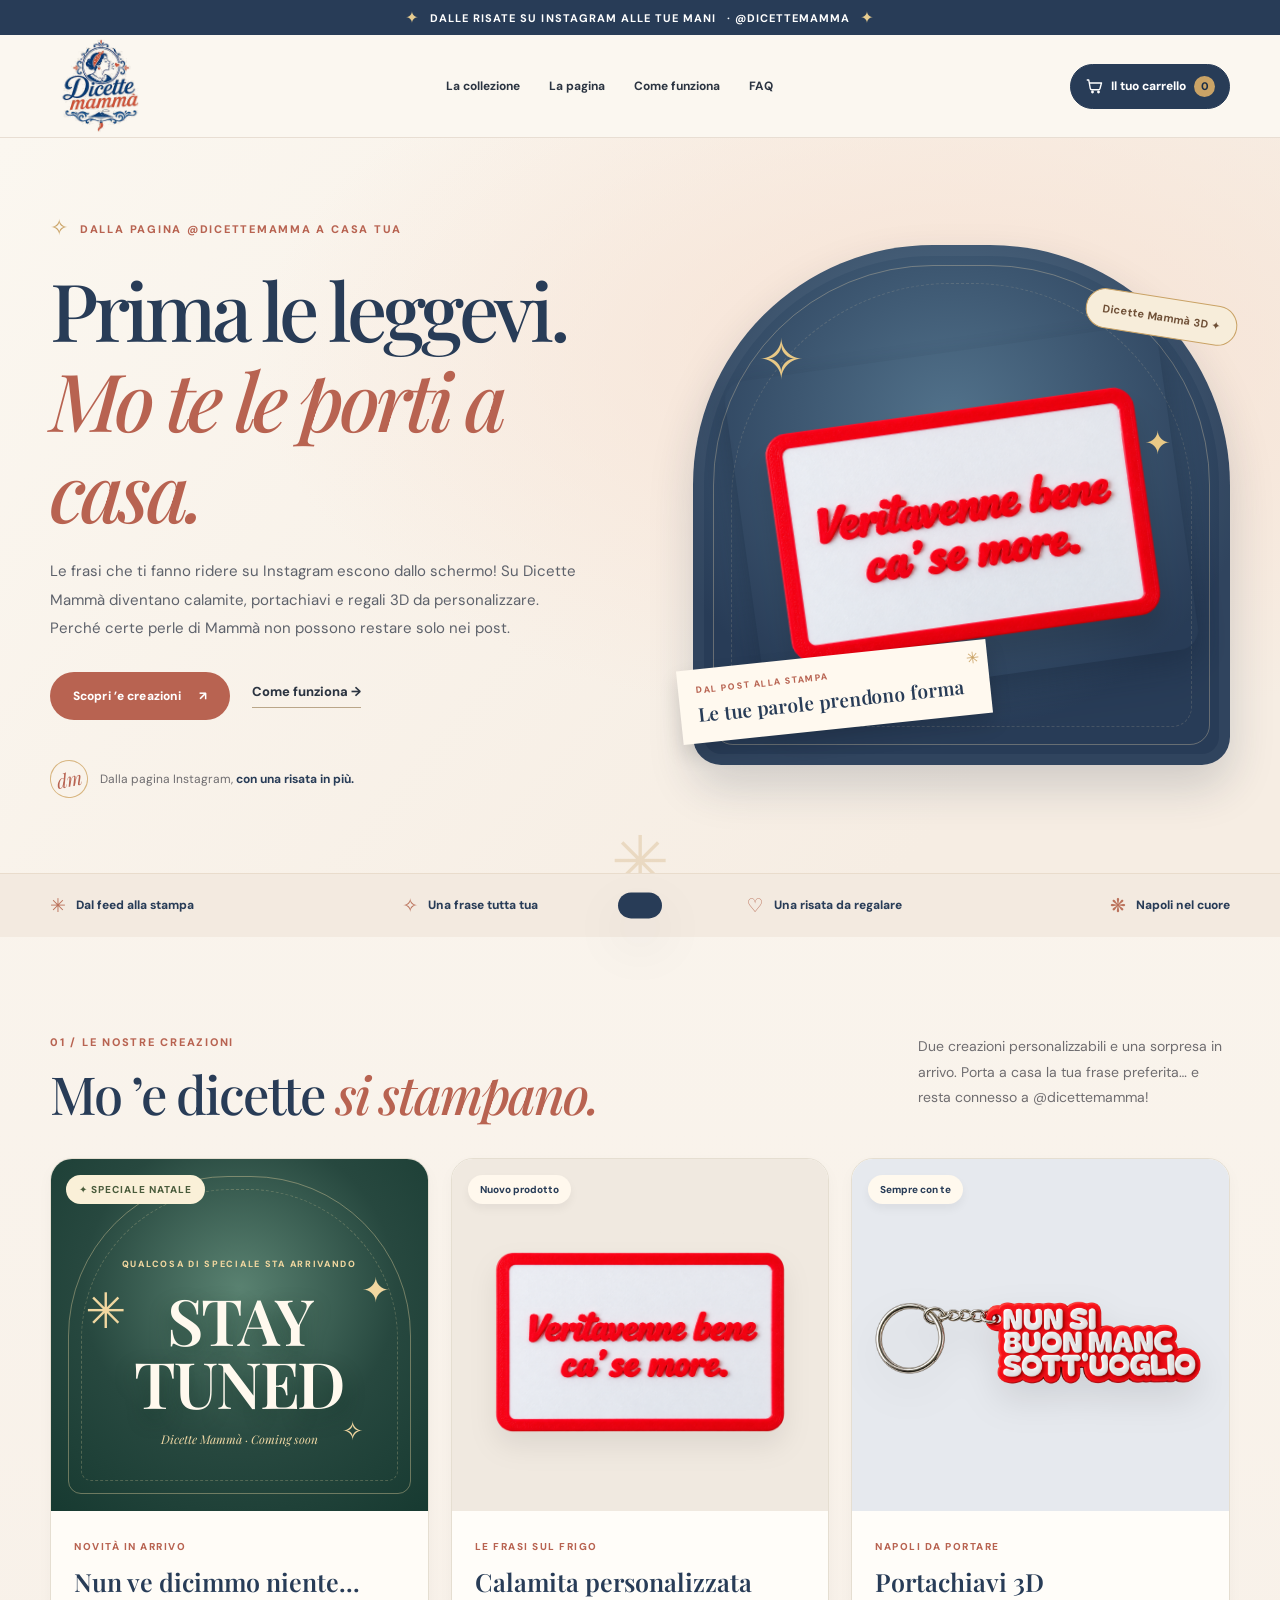
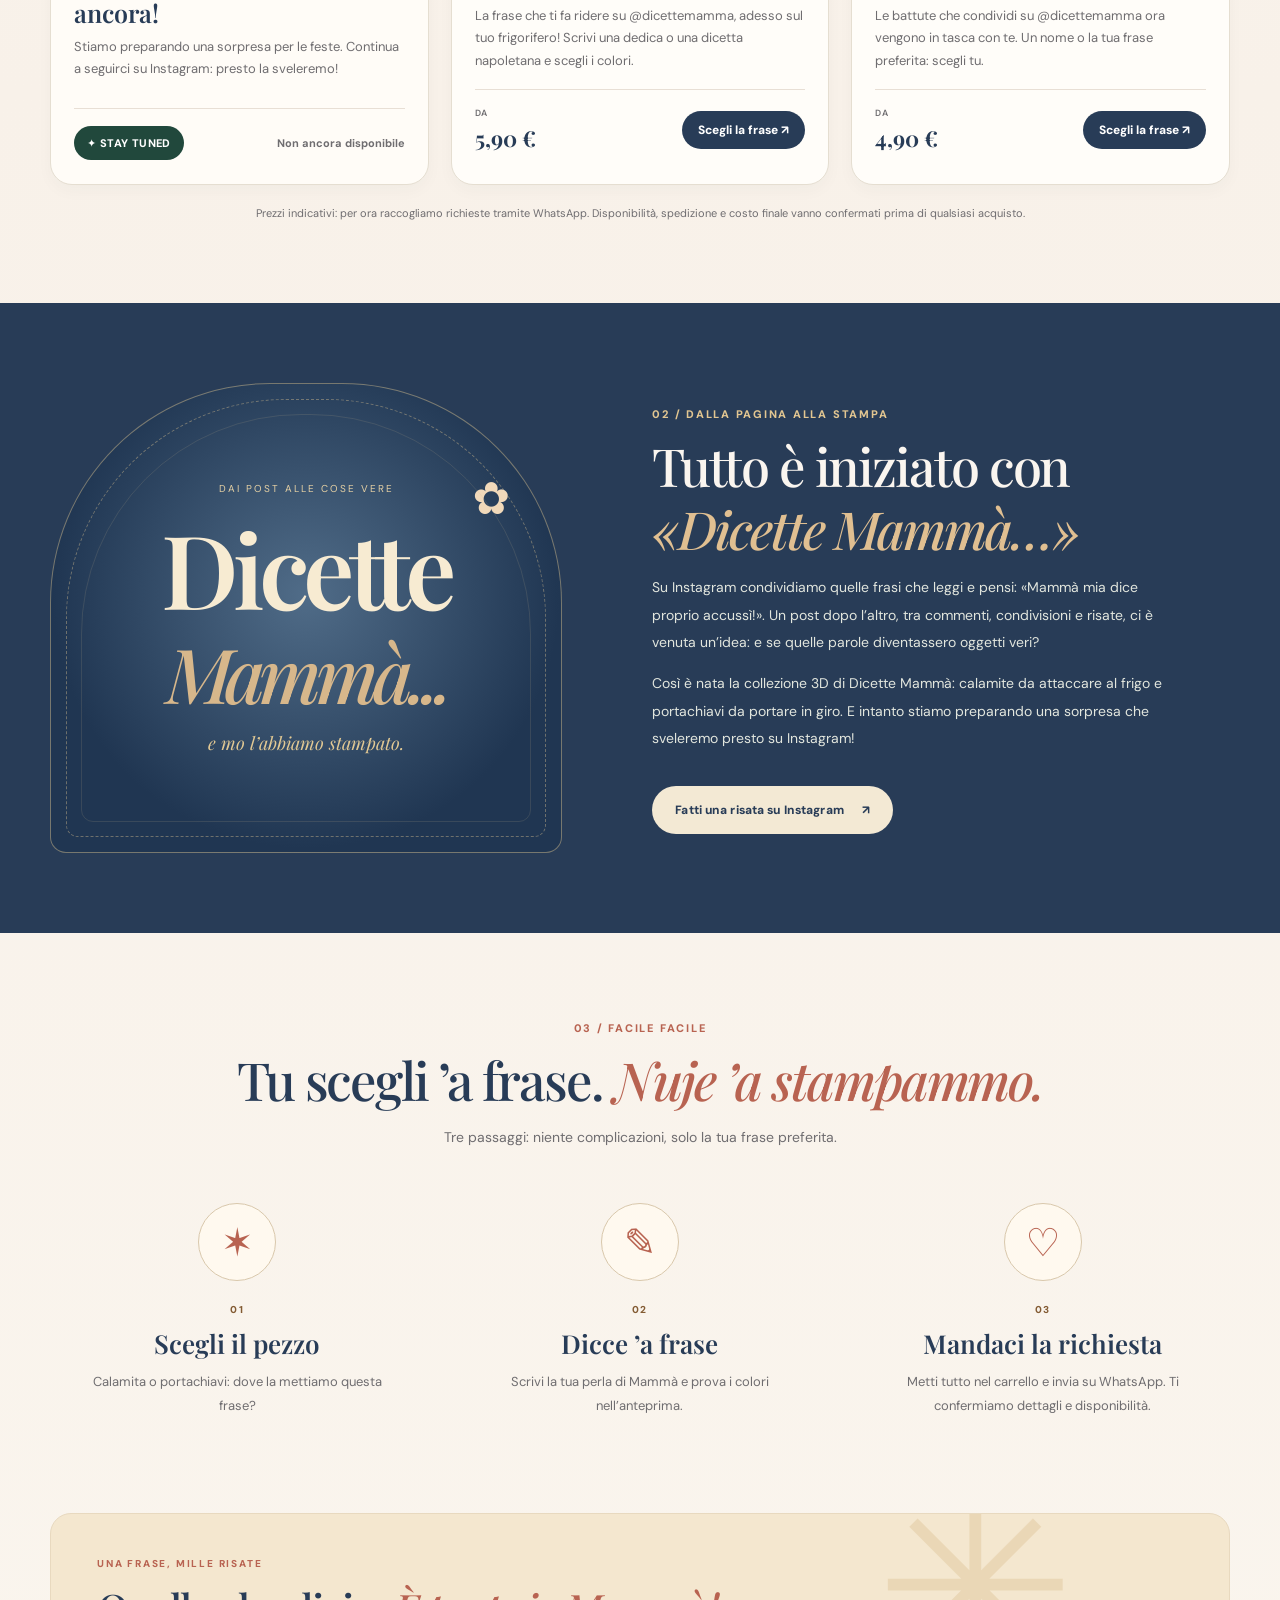
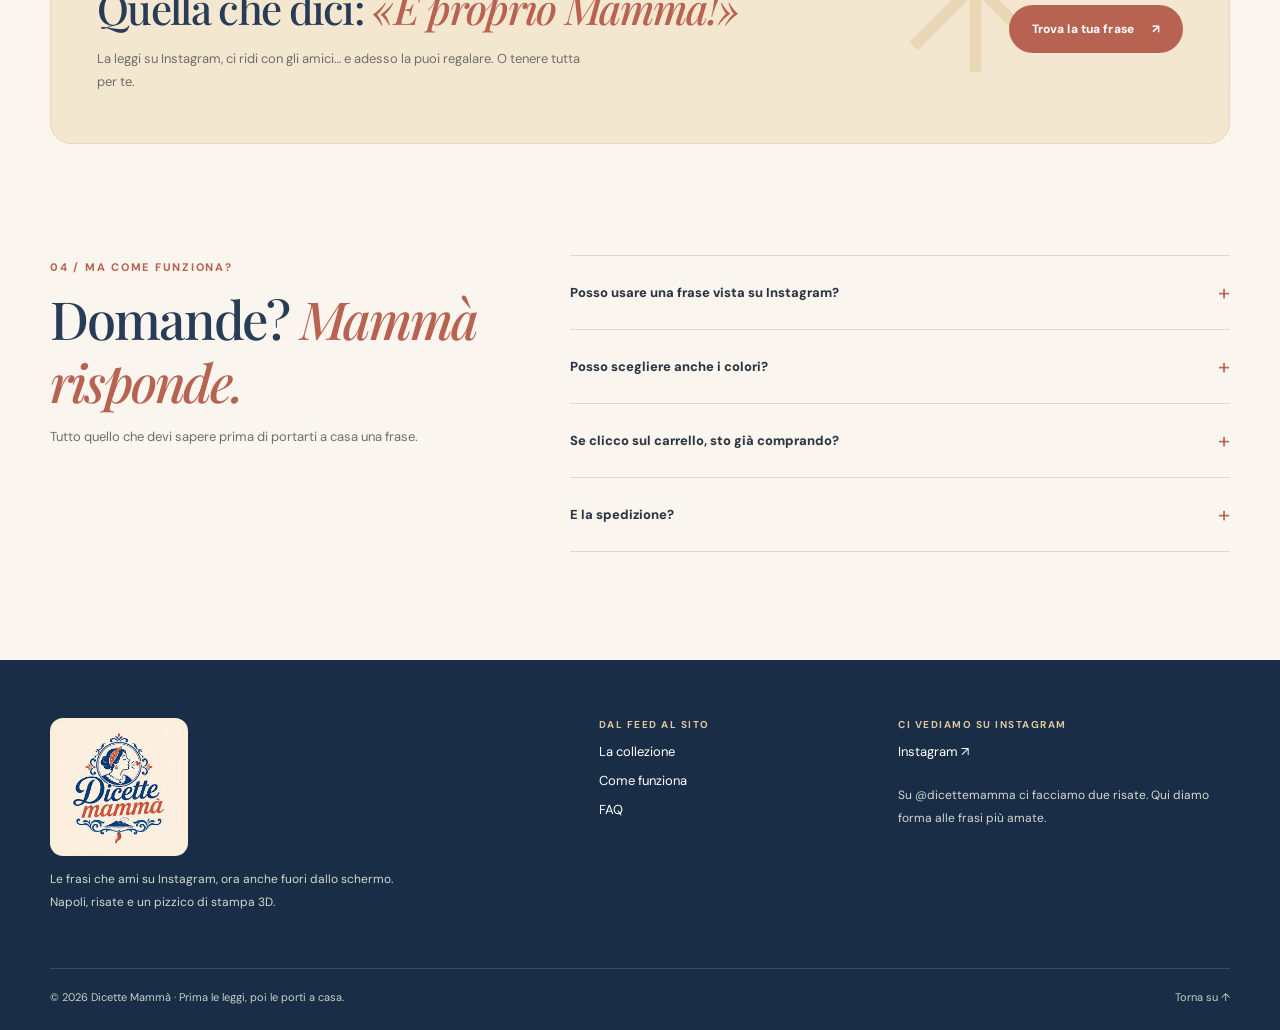
<file: index.html>
<!doctype html>
<html lang="it">
<head>
  <meta charset="utf-8">
  <meta name="viewport" content="width=device-width, initial-scale=1">
  <meta name="theme-color" content="#283c57">
  <meta name="description" content="Dicette Mammà: le frasi napoletane che ami su Instagram diventano calamite, portachiavi e creazioni 3D personalizzate. Dalla pagina alla tua casa.">
  <title>Dicette Mammà — Le dicette diventano regali</title>
  <meta name="dicette-build" content="dicette-stay-tuned-20261018-v6">
  <link rel="preconnect" href="https://fonts.googleapis.com">
  <link rel="preconnect" href="https://fonts.gstatic.com" crossorigin>
  <link href="https://fonts.googleapis.com/css2?family=DM+Sans:wght@400;500;600;700;800&family=Playfair+Display:ital,wght@0,500;0,600;0,700;1,500;1,600&display=swap" rel="stylesheet">
  <link rel="icon" type="image/jpeg" href="logo-dicette-mamma.jpg">
  <style>
:root{--cream:#faf5ef;--cream-light:#fffdf9;--ivory:#fff9ef;--forest:#283c57;--forest-dark:#1a2d46;--red:#b86351;--red-hover:#a65042;--gold:#caa366;--ink:#2b3441;--sub:#6f6d70;--line:#e8dfd5;--shadow:0 22px 55px rgba(40,43,57,.10);--display:'Playfair Display',Georgia,serif;--body:'DM Sans',system-ui,sans-serif}
*{box-sizing:border-box}html{scroll-behavior:smooth;scroll-padding-top:105px}body{margin:0;background:var(--cream);color:var(--ink);font-family:var(--body);-webkit-font-smoothing:antialiased}body:has(dialog[open]){overflow:hidden}button,input,textarea,select{font:inherit}button{cursor:pointer}a{text-decoration:none;color:inherit}img,svg{max-width:100%}button:focus-visible,input:focus-visible,a:focus-visible,summary:focus-visible{outline:3px solid var(--gold);outline-offset:4px}::selection{background:#e9cab4;color:var(--forest)}.container{width:min(1180px,calc(100% - 36px));margin-inline:auto}.skip-link{position:absolute;z-index:100;top:-100px;left:12px;background:#fff;padding:12px 16px;border:2px solid var(--forest)}.skip-link:focus{top:12px}.announcement{min-height:34px;display:flex;align-items:center;justify-content:center;gap:10px;padding:7px 12px;background:var(--forest);color:#fff;font-size:11px;font-weight:700;letter-spacing:.095em;text-align:center;text-transform:uppercase}.sparkle{color:#e7cc90;font-size:16px}.site-header{position:sticky;top:0;z-index:30;background:rgba(249,245,234,.96);border-bottom:1px solid #e9e2d5;backdrop-filter:blur(16px)}.header-inner{height:86px;display:flex;align-items:center;justify-content:space-between;gap:20px}.brand{display:flex;align-items:center;gap:8px;min-width:0;color:var(--forest)}.brand-symbol{display:grid;place-items:center;width:45px;height:45px;flex:none}.brand-words{font:700 24px/1.01 var(--display);letter-spacing:-.035em;white-space:nowrap}.brand-words em{color:var(--red);font-weight:600}.brand-words small{display:block;margin-top:5px;letter-spacing:.12em;font:700 8px/1.2 var(--body);text-transform:uppercase}.desktop-nav{display:none;align-items:center;gap:29px}.desktop-nav a{font-size:12px;font-weight:700;transition:color .2s}.desktop-nav a:hover{color:var(--red)}.header-actions{display:flex;align-items:center;gap:12px}.cart-button{display:flex;align-items:center;gap:8px;padding:11px 14px;background:var(--forest);color:#fff;border:1px solid var(--forest);border-radius:100px;font-size:12px;font-weight:800}.cart-button svg{height:18px;width:18px;fill:none;stroke:currentColor;stroke-width:1.8;stroke-linecap:round;stroke-linejoin:round}.cart-count{display:grid;place-items:center;min-width:21px;height:21px;background:var(--gold);color:var(--forest-dark);border-radius:50%;font-size:11px}.cart-label{display:none}.menu-button{width:38px;height:38px;display:flex;flex-direction:column;align-items:center;justify-content:center;gap:5px;background:transparent;border:none}.menu-button span{height:2px;width:22px;background:var(--forest);transition:transform .2s}.mobile-nav{display:grid;padding:8px 18px 18px;border-top:1px solid var(--line);background:var(--cream)}.mobile-nav[hidden]{display:none}.mobile-nav a{padding:14px 5px;font-weight:700;border-bottom:1px solid var(--line)}
/* Hero */
.hero{position:relative;overflow:hidden;background:radial-gradient(ellipse at 76% 40%,#f7e9d9 0%,transparent 50%),var(--cream);border-bottom:1px solid #ece3d4}.hero-layout{display:grid;gap:40px;padding-block:66px 64px;position:relative;z-index:1}.small-eyebrow,.section-kicker{color:var(--red);font-size:11px;letter-spacing:.16em;text-transform:uppercase;font-weight:800}.eyebrow-star{font-size:22px;color:var(--gold);vertical-align:-2px;padding-right:5px}.hero-copy h1{max-width:700px;margin:22px 0;font:500 clamp(47px,6.1vw,85px)/1.13 var(--display);letter-spacing:-.055em;color:var(--forest)}.hero-copy h1 em,.section-head h2 em,.story-copy h2 em,.how-section h2 em,.gift-banner h2 em,.faq h2 em{color:var(--red);font-weight:500}.hero-copy>p{max-width:530px;font-size:15px;line-height:1.9;color:#5e665e}.hero-ctas{display:flex;flex-wrap:wrap;gap:22px;align-items:center;margin-top:29px}.button{min-height:48px;display:inline-flex;justify-content:center;align-items:center;gap:18px;padding:14px 22px;border:1px solid transparent;border-radius:100px;font-size:12px;font-weight:800;letter-spacing:.01em;transition:transform .22s ease,background .22s ease,box-shadow .22s ease}.button:hover{transform:translateY(-2px);box-shadow:0 9px 24px rgba(26,45,36,.15)}.button-red{background:var(--red);color:white}.button-red:hover{background:var(--red-hover)}.button-cream{background:#f3e9d4;color:var(--forest)}.text-link{font-weight:800;font-size:13px;border-bottom:1px solid #baa689;padding-bottom:7px}.text-link:hover{color:var(--red)}.hero-signature{display:flex;align-items:center;gap:12px;margin-top:40px;color:var(--sub);font-size:12px}.hero-signature strong{color:var(--forest)}.avatar-seal{width:38px;height:38px;display:grid;place-items:center;border:1px solid #d8b681;border-radius:50%;color:var(--red);font:italic 19px var(--display);transform:rotate(-10deg)}.hero-stage{min-height:440px;position:relative;display:grid;place-items:center;border-radius:240px 240px 28px 28px;background:radial-gradient(circle at 50% 30%,#547669,var(--forest) 68%);isolation:isolate;box-shadow:inset 0 0 0 11px rgba(255,255,255,.035),0 22px 45px rgba(29,66,50,.13)}.stage-orbit{position:absolute;inset:20px;border:1px solid rgba(233,209,165,.29);border-radius:220px 220px 20px 20px;pointer-events:none}.orbit-two{inset:38px;border-style:dashed;opacity:.48}.hero-product{z-index:2;width:min(100%,485px);margin:20px auto 0;filter:drop-shadow(0 20px 13px rgba(0,0,0,.15));transform:rotate(-8deg)}.hero-product svg{width:100%;height:auto;display:block}.stage-decoration{position:absolute;color:#e9c986;font-size:56px;z-index:3}.star-one{top:15%;left:12%}.star-two{top:34%;right:11%;font-size:32px}.hero-note{position:absolute;z-index:4;bottom:7%;left:-14px;display:grid;gap:5px;padding:15px 26px 16px 18px;min-width:190px;transform:rotate(-6deg);background:var(--ivory);color:var(--forest);box-shadow:0 10px 20px #0002}.hero-note span{font-size:9px;font-weight:800;letter-spacing:.16em;color:var(--red)}.hero-note strong{font:600 19px var(--display)}.hero-note i{position:absolute;right:8px;top:7px;color:var(--gold);font-style:normal}.hero-tag{position:absolute;z-index:4;top:10%;right:-8px;background:#f6e2b7;border:1px solid #c49b53;border-radius:100px;color:#714e23;padding:12px 16px;transform:rotate(9deg);font:700 11px var(--body)}.hero-tag i{font-style:normal}.hero-bottom-mark{position:absolute;bottom:-35px;left:50%;font-size:70px;color:var(--gold);opacity:.28;transform:translateX(-50%)}
.promise-strip{background:#eee7d9}.promise-items{display:grid;grid-template-columns:repeat(2,1fr);gap:10px;padding-block:19px}.promise-items span{font-size:11px;font-weight:800;color:var(--forest);white-space:nowrap}.promise-items span span{font-size:19px;color:var(--red);padding-right:7px;vertical-align:middle}.section{padding-block:83px}.section-head{display:grid;gap:16px;margin-bottom:33px}.section-head h2,.story-copy h2,.gift-banner h2,.faq h2{margin:11px 0 0;font:500 clamp(33px,4.1vw,53px)/1.2 var(--display);color:var(--forest);letter-spacing:-.04em}.section-head p{font-size:14px;color:var(--sub);line-height:1.85;max-width:340px}.products-grid{display:grid;grid-template-columns:1fr;gap:22px}.product-card{overflow:hidden;background:var(--cream-light);border:1px solid #e5ded1;border-radius:22px;box-shadow:0 6px 16px #21483c08;transition:transform .28s ease,box-shadow .28s ease}.product-card:hover{transform:translateY(-7px);box-shadow:var(--shadow)}.product-visual{position:relative;aspect-ratio:1.07;display:grid;place-items:center;overflow:hidden}.product-card:nth-child(1) .product-visual{background:#f2e2da}.product-card:nth-child(2) .product-visual{background:#e9e7d8}.product-card:nth-child(3) .product-visual{background:#e3eae2}.product-visual svg{width:100%;max-width:430px;height:auto;display:block;transition:transform .4s ease}.product-card:hover .product-visual svg{transform:scale(1.045)}.product-chip{position:absolute;top:16px;left:16px;border-radius:100px;padding:8px 12px;background:#fffcf1dd;color:var(--forest);font-size:10px;font-weight:800;box-shadow:0 5px 10px #0000000d}.product-body{padding:23px 23px 24px}.product-category{font-size:10px;font-weight:800;letter-spacing:.15em;text-transform:uppercase;color:var(--red)}.product-body h3{margin:11px 0 8px;font:600 25px var(--display);line-height:1.24;color:var(--forest)}.product-body p{min-height:55px;margin:0;color:var(--sub);font-size:13px;line-height:1.7}.product-action-row{display:flex;align-items:center;justify-content:space-between;margin-top:17px;gap:15px;border-top:1px solid var(--line);padding-top:17px}.product-price{font:700 22px var(--display);color:var(--forest)}.product-price small{display:block;font:600 9px var(--body);color:var(--sub);text-transform:uppercase;letter-spacing:.08em;margin-bottom:4px}.product-open{border:none;background:var(--forest);color:white;border-radius:100px;padding:11px 16px;font-size:12px;font-weight:800}.product-open:hover{background:var(--red)}.pricing-note{margin:21px 0 0;font-size:11px;color:var(--sub);text-align:center}
/* story */
.story-section{background:var(--forest);color:var(--cream);padding-block:64px;overflow:hidden}.story-layout{display:grid;gap:45px;align-items:center}.story-art{min-height:340px;position:relative;border:1px solid #c8b48b85;border-radius:220px 220px 16px 16px;display:flex;flex-direction:column;align-items:center;justify-content:center;background:radial-gradient(circle at 50% 45%,#386556,#1d4238 70%)}.story-art::before,.story-art::after{content:'';position:absolute;border:1px dashed #c8b48b77;inset:15px;border-radius:220px 220px 12px 12px}.story-art::after{inset:30px;border-style:solid;opacity:.32}.story-overline{letter-spacing:.2em;font-size:10px;color:#e5d0a4;margin-bottom:26px}.story-type{text-align:center;font:600 clamp(58px,8vw,105px)/.92 var(--display);letter-spacing:-.06em;color:#f7ebd2}.story-type i{font-size:.74em;color:#d7b78b;font-weight:500}.story-flower{position:absolute;right:10%;top:18%;font-size:45px;color:#caa86e}.story-label{margin-top:22px;font:italic 18px var(--display);color:#e2c994}.story-copy h2{color:var(--cream);max-width:500px}.story-copy h2 em{color:#e0bf91}.story-copy p{font-size:14px;line-height:1.95;color:#e2e6de;max-width:520px}.section-kicker.light{color:#e2c691}.story-copy .button{margin-top:20px}
/* steps */
.section-head.centered{display:block;text-align:center;margin-bottom:44px}.section-head.centered p{margin:14px auto 0;max-width:600px}.steps-grid{display:grid;grid-template-columns:1fr;gap:28px}.step{text-align:center;padding:8px 15px}.step-icon{height:78px;width:78px;margin:0 auto 16px;display:grid;place-items:center;border-radius:50%;border:1px solid #d9c8ac;background:var(--ivory);font-size:39px;color:var(--red)}.step-no{font-size:10px;letter-spacing:.16em;color:#835b33;font-weight:800}.step h3{margin:8px 0 9px;color:var(--forest);font:600 26px var(--display)}.step p{max-width:290px;margin:0 auto;color:var(--sub);font-size:13px;line-height:1.85}
.gift-banner{margin-top:4px;margin-bottom:28px;position:relative;display:grid;align-items:center;gap:20px;padding:35px 29px;overflow:hidden;background:#f4e7cf;border:1px solid #e8d9bf;border-radius:21px}.gift-banner>div:not(.gift-burst){position:relative;z-index:1}.gift-banner div>span{font-size:10px;font-weight:800;letter-spacing:.18em;color:var(--red)}.gift-banner h2{font-size:clamp(29px,3.5vw,42px)}.gift-banner p{max-width:500px;color:var(--sub);line-height:1.8;font-size:13px}.gift-burst{position:absolute;right:13%;top:-80px;font-size:240px;color:#dec69b77}.gift-banner .button{z-index:1;justify-self:start}
.faq{display:grid;gap:25px}.faq-lead p{color:var(--sub);font-size:13px;line-height:1.75}.faq-list{display:grid;align-content:start}.faq-list details{border-bottom:1px solid #dfd9cd}.faq-list details:first-child{border-top:1px solid #dfd9cd}.faq-list summary{list-style:none;display:flex;align-items:center;justify-content:space-between;gap:15px;padding:22px 0;font-weight:800;font-size:13px;cursor:pointer}.faq-list summary::-webkit-details-marker{display:none}.faq-list summary span{font-size:22px;font-weight:400;color:var(--red);transition:transform .2s}.faq-list details[open] summary span{transform:rotate(45deg)}.faq-list details p{color:var(--sub);font-size:13px;line-height:1.8;margin:0;padding:0 22px 20px 0}
.site-footer{background:var(--forest-dark);color:#fff;margin-top:25px}.footer-main{display:grid;gap:34px;padding-block:58px 42px}.footer-brand{font:600 34px var(--display);letter-spacing:-.05em}.footer-brand em{color:#dcb78b}.footer-main p{font-size:12px;line-height:1.9;color:#d2d9cf}.footer-main nav,.footer-main>div:last-child{display:grid;justify-items:start;align-content:start;gap:12px}.footer-main strong{font-size:10px;letter-spacing:.15em;text-transform:uppercase;color:#dfc79e}.footer-main a:not(.footer-brand){font-size:13px}.footer-main a:hover,.footer-base a:hover{color:#e5c18c}.footer-base{display:flex;justify-content:space-between;align-items:center;gap:15px;flex-wrap:wrap;padding:21px 0 26px;border-top:1px solid #ffffff24;color:#c7d1c7;font-size:11px}
/* Modal */
dialog{color:var(--ink)}dialog::backdrop{background:#142d23aa;backdrop-filter:blur(5px)}.custom-dialog{border:0;border-radius:24px;padding:0;width:min(930px,calc(100% - 24px));max-height:calc(100dvh - 28px);box-shadow:0 30px 100px #0005;overflow:auto;background:var(--cream-light)}.custom-dialog[open]{animation:popin .24s ease}.dialog-wrap{position:relative;display:grid}.dialog-x{position:absolute;right:15px;top:13px;z-index:4;border:none;background:#fffef3dd;color:var(--forest);border-radius:50%;width:37px;height:37px;display:grid;place-items:center;font-size:28px;line-height:1}.dialog-x:hover{background:#ead8bc}.dialog-art-pane{background:#eee6d7;display:flex;flex-direction:column;align-items:center;justify-content:center;gap:10px;padding:25px 22px 19px;min-width:0}.preview-kicker{color:var(--forest);font-size:10px;letter-spacing:.14em;font-weight:800}.custom-preview{width:min(100%,340px);aspect-ratio:1}.custom-preview svg{width:100%;height:auto}.illustration-disclaimer{text-align:center;color:#6c726a;font-size:10px}.dialog-content{padding:28px 25px 30px}.dialog-content h2,.cart-panel h2{font:600 35px/1.13 var(--display);margin:8px 0;color:var(--forest)}.dialog-description{font-size:13px;line-height:1.7;color:var(--sub);margin:0 0 20px}.form-field{display:grid;gap:8px}.form-field label,.color-fieldset legend{font-weight:800;color:var(--forest);font-size:12px}.form-field input{border:1px solid #d7d1c5;background:#fff;border-radius:11px;min-height:45px;padding:10px 13px;min-width:0;width:100%;color:var(--forest)}.field-helper{font-size:10px;color:var(--sub);min-height:16px}.color-fieldset{border:0;margin:18px 0 0;padding:0}.color-fieldset legend{padding:0;margin-bottom:11px}.swatch-list{display:flex;flex-wrap:wrap;gap:11px}.swatch-label{display:flex;flex-direction:column;align-items:center;gap:5px;cursor:pointer;font-size:10px;color:var(--sub);position:relative}.swatch-label input{position:absolute;opacity:0;width:1px;height:1px}.swatch-dot{display:grid;place-items:center;height:32px;width:32px;border-radius:50%;background:var(--swatch);box-shadow:inset 0 0 0 1px #0002;border:3px solid #fff}.swatch-label input:checked+.swatch-dot{outline:2px solid var(--forest);outline-offset:2px}.swatch-label input:focus-visible+.swatch-dot{outline:3px solid var(--gold);outline-offset:3px}.form-row{display:grid;grid-template-columns:100px 1fr;gap:12px;margin-top:21px}.custom-submit{display:flex;align-items:center;justify-content:space-between;flex-wrap:wrap;gap:14px;margin-top:24px;border-top:1px solid var(--line);padding-top:20px}.custom-submit small{font-size:10px;color:var(--sub);display:block}.custom-submit strong{font:700 27px var(--display);color:var(--forest)}
.cart-dialog{margin:0 0 0 auto;width:min(440px,100%);max-width:100%;height:100dvh;max-height:100dvh;border:0;background:var(--cream-light);padding:0;box-shadow:-10px 0 40px #0003}.cart-dialog[open]{animation:slideleft .25s ease}.cart-panel{height:100%;display:flex;flex-direction:column}.cart-panel-head{position:relative;padding:28px 27px 18px;border-bottom:1px solid var(--line)}.cart-panel-head h2{font-size:32px}.cart-contents{flex:1;overflow:auto;padding:20px 23px}.cart-empty{min-height:260px;display:flex;align-items:center;justify-content:center;flex-direction:column;text-align:center;color:var(--sub);gap:10px}.cart-empty span{font-size:54px;color:var(--red)}.cart-empty strong{font:600 23px var(--display);color:var(--forest)}.cart-empty p{max-width:230px;line-height:1.6;font-size:13px}.cart-item{padding:14px 0;border-bottom:1px solid var(--line);display:grid;grid-template-columns:100px 1fr;gap:12px}.cart-item-art{width:100px;height:100px;background:#f2e7d8;border-radius:13px;overflow:hidden}.cart-item-art svg{width:100%}.cart-item-name{font:600 16px var(--display);color:var(--forest)}.cart-item-detail{font-size:11px;color:var(--sub);margin:4px 0;line-height:1.5;overflow-wrap:anywhere}.cart-item-footer{display:flex;justify-content:space-between;align-items:center;gap:10px;margin-top:10px}.cart-item-footer strong{font-size:13px}.qty-tools{display:flex;align-items:center;gap:9px}.qty-tools button{border:1px solid #dad3c5;border-radius:6px;background:#fff;width:25px;height:25px}.cart-remove{padding:3px 0;border:0;background:transparent;color:var(--red);font-size:11px;text-decoration:underline}.cart-summary{border-top:1px solid var(--line);padding:19px 23px 23px}.cart-total{display:flex;align-items:center;justify-content:space-between;gap:10px}.cart-total span{font-size:12px;font-weight:700}.cart-total strong{font:600 23px var(--display)}.cart-summary p{font-size:11px;color:var(--sub);line-height:1.65;margin:11px 0 17px}.cart-send{width:100%;justify-content:center}.cart-send:disabled{opacity:.5;cursor:not-allowed;transform:none}.subtle-action{border:0;background:none;display:block;margin:13px auto 0;font-weight:700;color:var(--forest);font-size:12px;text-decoration:underline}.toast{position:fixed;bottom:18px;left:50%;transform:translate(-50%,140%);background:var(--forest);color:#fff;border-radius:100px;padding:13px 22px;box-shadow:var(--shadow);font-weight:700;font-size:12px;z-index:80;transition:transform .3s ease;pointer-events:none;max-width:calc(100% - 24px);text-align:center}.toast.show{transform:translate(-50%,0)}
@keyframes popin{from{opacity:0;transform:translateY(18px) scale(.98)}to{opacity:1;transform:translateY(0) scale(1)}}@keyframes slideleft{from{transform:translateX(60px);opacity:.7}to{transform:translateX(0);opacity:1}}
@media (min-width:640px){.cart-label{display:inline}.promise-items{display:flex;justify-content:space-between;gap:18px}.promise-items span{font-size:12px}.footer-main{grid-template-columns:1.55fr .8fr 1fr}.products-grid{grid-template-columns:repeat(2,minmax(0,1fr))}.steps-grid{grid-template-columns:repeat(3,1fr)}.gift-banner{grid-template-columns:1fr auto;padding:37px 46px}.faq{grid-template-columns:.8fr 1.2fr;gap:80px}.hero-layout{padding-block:75px}.hero-stage{max-width:550px;width:100%;margin:auto}}
@media (min-width:900px){.desktop-nav{display:flex}.menu-button{display:none}.hero-layout{grid-template-columns:1.06fr .94fr;min-height:600px;align-items:center;gap:38px}.hero-stage{min-height:480px}.hero-copy h1{font-size:clamp(62px,5vw,78px)}.products-grid{grid-template-columns:repeat(3,minmax(0,1fr))}.section-head{grid-template-columns:1.5fr .55fr;align-items:end}.story-layout{grid-template-columns:.94fr 1.06fr;gap:90px}.story-art{min-height:470px}.story-section{padding-block:80px}.dialog-wrap{grid-template-columns:.95fr 1.05fr;min-height:535px}.dialog-art-pane{padding:44px 20px}.dialog-content{padding:38px 40px}.custom-preview{width:min(100%,380px)}}
@media (min-width:1120px){.hero-copy h1{font-size:80px}.hero-stage{min-height:520px}}
@media (max-width:430px){.brand-symbol{width:34px}.brand-symbol svg{width:34px;height:34px}.brand-words{font-size:20px}.brand-words small{font-size:7px}.header-inner{height:75px}.hero-layout{padding-top:42px}.hero-stage{min-height:350px}.hero-product{max-width:355px}.hero-note{bottom:4%;left:0}.hero-copy h1{font-size:46px}.section{padding-block:60px}.form-row{grid-template-columns:85px 1fr}.custom-submit .button{width:100%}.cart-button{padding:9px}}
@media (prefers-reduced-motion:reduce){html{scroll-behavior:auto}*,*::before,*::after{animation-duration:.01ms!important;transition-duration:.01ms!important}}
.consent-note{position:fixed;z-index:90;bottom:14px;left:50%;transform:translateX(-50%);width:min(550px,calc(100% - 28px));padding:18px;border-radius:16px;background:#fffaf0;border:1px solid #ddcfb5;box-shadow:var(--shadow);display:flex;gap:10px;align-items:center;flex-wrap:wrap}.consent-note p{width:100%;margin:0 0 3px;font-size:12px;line-height:1.5}.consent-note button{background:var(--forest);color:white;border:0;border-radius:8px;padding:9px 16px;font-size:12px;font-weight:700}.consent-note button:first-of-type{background:#eee7d9;color:var(--forest)}

/* --- Dicette Mammà: identità permanente, non stagionale --- */
body{background:linear-gradient(180deg,#fbf7f0 0%,#f8f1e9 40%,#fbf7f0 100%)}
.site-header{background:rgba(251,247,240,.95);border-color:#e8ded3}
.hero{background:radial-gradient(ellipse at 75% 30%,#f7e2d4 0%,transparent 52%),linear-gradient(130deg,#fbf7f0,#f6ede3 80%);border-bottom-color:#e9dccc}
.hero-copy h1{color:#283c57}
.hero-copy>p{color:#5e626b}
.hero-stage{background:radial-gradient(circle at 48% 34%,#52728b,#283c57 70%);box-shadow:inset 0 0 0 11px rgba(255,255,255,.04),0 22px 45px rgba(33,48,72,.18)}
.stage-orbit{border-color:rgba(237,213,174,.32)}
.hero-tag{background:#f7edda;border-color:#caa366;color:#6f5037}
.promise-strip{background:#f3eae0}
.promise-items span{color:#283c57}
.promise-items span span{color:#bb725b}
.product-card:nth-child(1) .product-visual{background:#f0e4de}
.product-card:nth-child(2) .product-visual{background:#f2e8dd}
.product-card:nth-child(3) .product-visual{background:#e6e9ee}
.product-card[data-product="cappellino"] .product-chip{background:#21483c;color:#fff}
.product-card[data-product="cappellino"] .product-category{color:#ad4646}

.product-card[data-product="cappellino"] .product-visual{background:linear-gradient(180deg,#f8eee7 0%,#f6e5de 52%,#eef4ee 100%);position:relative;overflow:hidden}
.product-card[data-product="cappellino"] .product-visual::before{content:"";position:absolute;inset:0;background:radial-gradient(circle at 15% 18%,rgba(255,255,255,.92) 0 2px,transparent 3px),radial-gradient(circle at 33% 12%,rgba(255,255,255,.85) 0 2px,transparent 3px),radial-gradient(circle at 74% 20%,rgba(255,255,255,.9) 0 2px,transparent 3px),radial-gradient(circle at 85% 12%,rgba(255,255,255,.8) 0 2px,transparent 3px),radial-gradient(circle at 68% 36%,rgba(255,255,255,.45) 0 1px,transparent 2px);pointer-events:none}
.product-card[data-product="cappellino"] .product-visual::after{content:"✦";position:absolute;right:18px;top:18px;font-size:20px;color:#d2b16f;opacity:.85}
.product-card[data-product="cappellino"] .product-chip{background:#21483c;color:#fff;box-shadow:0 6px 16px rgba(33,72,60,.18)}
.product-card[data-product="cappellino"] .product-photo-real{position:relative;z-index:1;transform:rotate(-3deg) scale(1.03);filter:drop-shadow(0 18px 16px rgba(140,32,32,.14))}
.product-card[data-product="calamita"] .product-visual{background:#f7f0e8}
.product-card[data-product="calamita"] .product-photo-real{width:100%;height:100%;object-fit:contain;padding:12px;filter:drop-shadow(0 14px 14px rgba(0,0,0,.08))}
.hero-magnet-img{box-shadow:none}
.product-card:not([data-product="cappellino"]) .product-chip{background:#fff9ee;color:#283c57}
.product-open{background:#283c57}
.product-open:hover{background:#b86351}
.story-section{background:#283c57}
.story-art{background:radial-gradient(circle at 50% 45%,#506c88,#203652 70%)}
.story-flower{color:#f1d9ba}
.button-cream{color:#283c57}
.cart-item-art{background:#f3e9e0}
.dialog-art-pane{background:#efe6dc}
.brand-words em,.footer-brand em{color:#c27a5f}
@media (max-width:639px){.hero-stage{background:radial-gradient(circle at 48% 34%,#52728b,#283c57 70%)}}

/* Logo ufficiale Dicette Mammà */
.site-header .header-inner{height:102px}
.brand-logo{display:block;width:98px;height:98px;object-fit:contain;flex-shrink:0}
.footer-brand{display:inline-flex;align-items:center;width:max-content;padding:6px;border-radius:13px;background:#faefdb}
.footer-logo{display:block;width:126px;height:126px;object-fit:contain;border-radius:10px}
@media(max-width:639px){
 .site-header .header-inner{height:78px}
 .brand-logo{width:75px;height:75px}
 .footer-logo{width:112px;height:112px}
}

.product-visual .product-photo-real{width:100%;height:100%;object-fit:contain;display:block;padding:22px;transition:transform .4s ease;filter:drop-shadow(0 16px 18px rgba(0,0,0,.10));}
.product-card:hover .product-photo-real{transform:scale(1.04);}

.real-preview-card{display:grid;gap:1rem;align-items:center}
.real-preview-label{font-size:.78rem;letter-spacing:.16em;text-transform:uppercase;font-weight:800;color:var(--ink);opacity:.8;text-align:center}
.real-preview-photo{width:100%;max-width:360px;margin:0 auto;display:block;object-fit:contain;filter:drop-shadow(0 16px 18px rgba(0,0,0,.10))}
.real-preview-summary{display:grid;gap:.5rem;padding:1rem;border:1px solid var(--line);border-radius:20px;background:rgba(255,255,255,.55)}
.real-preview-summary strong{color:var(--heading)}
.real-preview-summary p{margin:.2rem 0 0;font-size:.88rem;color:var(--muted)}
.cart-item-photo{width:100%;height:100%;object-fit:contain;display:block;padding:8px;filter:drop-shadow(0 8px 12px rgba(0,0,0,.08))}

/* Prodotto reale: foto calamita, card responsive e hero aggiornato */
.hero-magnet-img{width:90%;height:auto;max-height:400px;object-fit:contain;display:block;margin:0 auto;border-radius:20px;box-shadow:0 13px 28px #14233666}
.product-card[data-product="calamita"] .product-visual{background:#f0e9e0}
.product-card[data-product="calamita"] .product-photo-real{width:100%;height:100%;object-fit:contain;padding:19px}
.product-card[data-product="calamita"] .product-chip{background:#fff8ed;color:#283c57}
.real-preview-card .real-preview-photo{max-height:270px;object-fit:contain}
@media(max-width:639px){.hero-magnet-img{max-height:320px}}


/* Card teaser - prodotto natalizio non ancora disponibile */
.teaser-card{background:#fffcf7}
.teaser-visual{isolation:isolate;overflow:hidden;background:radial-gradient(circle at 50% 37%,#5a8271 0%,#27483f 54%,#173a31 100%)!important;min-height:285px;color:#fff}
.teaser-visual:before{content:"";position:absolute;inset:17px;border:1px solid rgba(241,219,167,.38);border-radius:160px 160px 13px 13px;z-index:0;pointer-events:none}
.teaser-visual:after{content:"";position:absolute;inset:30px;border:1px dashed rgba(241,219,167,.24);border-radius:150px 150px 10px 10px;z-index:0;pointer-events:none}
.teaser-top-label{position:absolute;left:15px;top:16px;z-index:3;border:1px solid rgba(252,242,212,.55);border-radius:999px;background:#faf0d8;color:#4a5c3c;padding:7px 12px;font-size:10px;font-weight:800;letter-spacing:.1em}
.teaser-focus{position:relative;z-index:2;display:grid;align-items:center;justify-items:center;gap:17px;padding:65px 18px 30px;text-align:center;width:100%}
.teaser-pretitle{font-size:9px;font-weight:800;letter-spacing:.19em;color:#f1d7a0;line-height:1.5}
.teaser-focus strong{font:600 clamp(45px,5vw,68px)/.98 var(--display);letter-spacing:-.035em;color:#fff9ee;text-shadow:0 8px 21px #09271a77}
.teaser-bottomline{font-size:12px;font-family:var(--display);font-style:italic;color:#efd8a5}
.teaser-sparkle{position:absolute;color:#f1d7a0;z-index:1;pointer-events:none}
.teaser-sparkle-one{font-size:49px;left:9%;top:34%}
.teaser-sparkle-two{font-size:34px;right:10%;top:31%}
.teaser-sparkle-three{font-size:26px;right:17%;bottom:18%}
.teaser-unavailable{display:inline-flex;padding:10px 13px;border-radius:999px;background:#21483c;color:#fff;font-size:11px;font-weight:800;letter-spacing:.035em}
.teaser-not-for-sale{font-size:11px;color:var(--sub);font-weight:700;text-align:right}
@media(max-width:430px){.teaser-focus strong{font-size:54px}.teaser-not-for-sale{font-size:10px}}

</style>
  
</head>
<body>
  <a class="skip-link" href="#main">Vai al contenuto</a>
  <div class="announcement"><span class="sparkle" aria-hidden="true">✦</span> Dalle risate su Instagram alle tue mani <span class="announcement-extra">· @dicettemamma</span> <span class="sparkle" aria-hidden="true">✦</span></div>
  <header class="site-header" id="top">
    <div class="header-inner container">
      <a href="#top" class="brand" aria-label="Dicette Mammà, torna all'inizio">
        <img class="brand-logo" src="logo-dicette-mamma-header.png" alt="Dicette Mammà" width="98" height="98" fetchpriority="high">
      </a>
      <nav class="desktop-nav" aria-label="Navigazione principale">
        <a href="#collezione">La collezione</a>
        <a href="#artigianale">La pagina</a>
        <a href="#come-funziona">Come funziona</a>
        <a href="#domande">FAQ</a>
      </nav>
      <div class="header-actions">
        <button class="cart-button" id="cartOpen" type="button" aria-label="Apri carrello, 0 articoli" aria-haspopup="dialog">
          <svg viewBox="0 0 24 24" aria-hidden="true"><path d="M3 4h2l2 11.2a2 2 0 0 0 2 1.8h9a2 2 0 0 0 2-1.6L22 8H6"/><circle cx="10" cy="20" r="1"/><circle cx="18" cy="20" r="1"/></svg>
          <span class="cart-label">Il tuo carrello</span><span id="cartCount" class="cart-count">0</span>
        </button>
        <button class="menu-button" id="mobileMenuButton" aria-label="Apri il menu" aria-expanded="false" aria-controls="mobileNav" type="button"><span></span><span></span><span></span></button>
      </div>
    </div>
    <nav class="mobile-nav" id="mobileNav" aria-label="Menu mobile" hidden>
      <a href="#collezione">La collezione</a><a href="#artigianale">La pagina</a><a href="#come-funziona">Come funziona</a><a href="#domande">FAQ</a>
    </nav>
  </header>

  <main id="main">
    <section class="hero" aria-labelledby="hero-title">
      <div class="container hero-layout">
        <div class="hero-copy">
          <div class="small-eyebrow"><span class="eyebrow-star" aria-hidden="true">✧</span> DALLA PAGINA @DICETTEMAMMA A CASA TUA</div>
          <h1 id="hero-title">Prima le leggevi.<br><em>Mo te le porti a casa.</em></h1>
          <p>Le frasi che ti fanno ridere su Instagram escono dallo schermo! Su Dicette Mammà diventano calamite, portachiavi e regali 3D da personalizzare. Perché certe perle di Mammà non possono restare solo nei post.</p>
          <div class="hero-ctas"><a class="button button-red" href="#collezione">Scopri ’e creazioni <span aria-hidden="true">↗</span></a><a class="text-link" href="#come-funziona">Come funziona <span aria-hidden="true">→</span></a></div>
          <div class="hero-signature"><div class="avatar-seal" aria-hidden="true">dm</div><span>Dalla pagina Instagram, <strong>con una risata in più.</strong></span></div>
        </div>
        <div class="hero-stage" aria-label="Illustrazioni dei regali Dicette Mammà">
          <div class="stage-decoration stage-star star-one" aria-hidden="true">✧</div><div class="stage-decoration stage-star star-two" aria-hidden="true">✦</div>
          <div class="stage-orbit orbit-one" aria-hidden="true"></div><div class="stage-orbit orbit-two" aria-hidden="true"></div>
          <div class="hero-product" id="heroArt" aria-hidden="true"></div>
          <div class="hero-note"><span>DAL POST ALLA STAMPA</span><strong>Le tue parole prendono forma</strong><i aria-hidden="true">✳</i></div>
          <span class="hero-tag">Dicette Mammà 3D <i aria-hidden="true">✦</i></span>
        </div>
      </div>
      <div class="hero-bottom-mark" aria-hidden="true">✳</div>
    </section>

    <section class="promise-strip" aria-label="I nostri punti di forza">
      <div class="container promise-items">
        <span><span aria-hidden="true">✳</span> Dal feed alla stampa</span><span><span aria-hidden="true">✧</span> Una frase tutta tua</span><span><span aria-hidden="true">♡</span> Una risata da regalare</span><span><span aria-hidden="true">❋</span> Napoli nel cuore</span>
      </div>
    </section>

    <section class="collection section container" id="collezione" aria-labelledby="collection-title">
      <div class="section-head">
        <div><span class="section-kicker">01 / LE NOSTRE CREAZIONI</span><h2 id="collection-title">Mo ’e dicette <em>si stampano.</em></h2></div>
        <p>Due creazioni personalizzabili e una sorpresa in arrivo. Porta a casa la tua frase preferita… e resta connesso a @dicettemamma!</p>
      </div>
      <div class="products-grid" id="productsGrid"></div>
      <p class="pricing-note">Prezzi indicativi: per ora raccogliamo richieste tramite WhatsApp. Disponibilità, spedizione e costo finale vanno confermati prima di qualsiasi acquisto.</p>
    </section>

    <section class="story-section" id="artigianale" aria-labelledby="story-title">
      <div class="container story-layout">
        <div class="story-art" aria-hidden="true"><span class="story-overline">DAI POST ALLE COSE VERE</span><div class="story-type">Dicette<br><i>Mammà...</i></div><div class="story-flower">✿</div><div class="story-label">e mo l’abbiamo stampato.</div></div>
        <div class="story-copy"><span class="section-kicker light">02 / DALLA PAGINA ALLA STAMPA</span><h2 id="story-title">Tutto è iniziato con <em>«Dicette Mammà…»</em></h2><p>Su Instagram condividiamo quelle frasi che leggi e pensi: «Mammà mia dice proprio accussì!». Un post dopo l’altro, tra commenti, condivisioni e risate, ci è venuta un’idea: e se quelle parole diventassero oggetti veri?</p><p>Così è nata la collezione 3D di Dicette Mammà: calamite da attaccare al frigo e portachiavi da portare in giro. E intanto stiamo preparando una sorpresa che sveleremo presto su Instagram!</p><a href="https://www.instagram.com/dicettemamma/" class="button button-cream" target="_blank" rel="noopener noreferrer">Fatti una risata su Instagram <span aria-hidden="true">↗</span></a></div>
      </div>
    </section>

    <section class="how-section section container" id="come-funziona" aria-labelledby="how-title">
      <div class="section-head centered"><span class="section-kicker">03 / FACILE FACILE</span><h2 id="how-title">Tu scegli ’a frase. <em>Nuje ’a stampammo.</em></h2><p>Tre passaggi: niente complicazioni, solo la tua frase preferita.</p></div>
      <div class="steps-grid">
        <article class="step"><div class="step-icon" aria-hidden="true">✶</div><span class="step-no">01</span><h3>Scegli il pezzo</h3><p>Calamita o portachiavi: dove la mettiamo questa frase?</p></article>
        <article class="step"><div class="step-icon" aria-hidden="true">✎</div><span class="step-no">02</span><h3>Dicce ’a frase</h3><p>Scrivi la tua perla di Mammà e prova i colori nell’anteprima.</p></article>
        <article class="step"><div class="step-icon" aria-hidden="true">♡</div><span class="step-no">03</span><h3>Mandaci la richiesta</h3><p>Metti tutto nel carrello e invia su WhatsApp. Ti confermiamo dettagli e disponibilità.</p></article>
      </div>
    </section>

    <section class="gift-banner container" aria-labelledby="gift-title"><div class="gift-burst" aria-hidden="true">✳</div><div><span>UNA FRASE, MILLE RISATE</span><h2 id="gift-title">Quella che dici: <em>«È proprio Mammà!»</em></h2><p>La leggi su Instagram, ci ridi con gli amici… e adesso la puoi regalare. O tenere tutta per te.</p></div><a class="button button-red" href="#collezione">Trova la tua frase <span aria-hidden="true">↗</span></a></section>

    <section class="faq section container" id="domande" aria-labelledby="faq-title"><div class="faq-lead"><span class="section-kicker">04 / MA COME FUNZIONA?</span><h2 id="faq-title">Domande? <em>Mammà risponde.</em></h2><p>Tutto quello che devi sapere prima di portarti a casa una frase.</p></div><div class="faq-list"><details><summary>Posso usare una frase vista su Instagram?<span aria-hidden="true">+</span></summary><p>Certo! Puoi scegliere una frase della pagina @dicettemamma oppure inventarne una tua. Se è lunga, vediamo insieme come farla stare bene sul prodotto.</p></details><details><summary>Posso scegliere anche i colori?<span aria-hidden="true">+</span></summary><p>Sì. Prova le combinazioni direttamente nell’anteprima. Il risultato è illustrativo: prima di realizzarlo ti confermiamo i filamenti disponibili.</p></details><details><summary>Se clicco sul carrello, sto già comprando?<span aria-hidden="true">+</span></summary><p>No, niente pagamento a sorpresa! Il carrello prepara una richiesta su WhatsApp. Non è un ordine confermato e non paghi sul sito.</p></details><details><summary>E la spedizione?<span aria-hidden="true">+</span></summary><p>Il costo cambia in base a destinazione e quantità. Ti comunichiamo spedizione, disponibilità e totale prima di confermare.</p></details></div></section>
  </main>
  <footer class="site-footer"><div class="container footer-main"><div><a href="#top" class="footer-brand" aria-label="Dicette Mammà, torna all’inizio"><img class="footer-logo" src="logo-dicette-mamma.jpg" alt="Dicette Mammà" width="126" height="126" loading="lazy"></a><p>Le frasi che ami su Instagram, ora anche fuori dallo schermo.<br>Napoli, risate e un pizzico di stampa 3D.</p></div><nav aria-label="Link footer"><strong>Dal feed al sito</strong><a href="#collezione">La collezione</a><a href="#come-funziona">Come funziona</a><a href="#domande">FAQ</a></nav><div><strong>Ci vediamo su Instagram</strong><a target="_blank" rel="noopener noreferrer" href="https://www.instagram.com/dicettemamma/">Instagram ↗</a><p>Su @dicettemamma ci facciamo due risate. Qui diamo forma alle frasi più amate.</p></div></div><div class="container footer-base"><span>© 2026 Dicette Mammà · Prima le leggi, poi le porti a casa.</span><a href="#top">Torna su ↑</a></div></footer>

  <dialog id="customizeDialog" class="custom-dialog" aria-labelledby="customTitle"><div class="dialog-wrap"><button class="dialog-x" type="button" data-close-custom aria-label="Chiudi personalizzazione">×</button><div class="dialog-art-pane"><span class="preview-kicker">ECCO LA TUA FRASE IN 3D</span><div id="customPreview" class="custom-preview" aria-label="Anteprima illustrativa del prodotto"></div><div class="illustration-disclaimer">Anteprima illustrativa: la stampa reale può variare nei dettagli</div></div><div class="dialog-content"><span class="section-kicker">LA TUA FRASE, IL TUO STILE</span><h2 id="customTitle">Personalizza</h2><p class="dialog-description" id="customDescription"></p><form id="customForm"><div class="form-field"><label for="customText" id="customTextLabel">Nome o frase da stampare</label><input id="customText" name="customText" type="text" maxlength="32" required autocomplete="off"><small id="textCounter" class="field-helper"></small></div><fieldset class="color-fieldset"><legend>Di che colore lo facciamo?</legend><div class="swatch-list" id="baseSwatches"></div></fieldset><fieldset class="color-fieldset"><legend>Colore della frase</legend><div class="swatch-list" id="inkSwatches"></div></fieldset><div class="form-row"><div class="form-field"><label for="customQuantity">Quanti ne vuoi?</label><input id="customQuantity" name="quantity" type="number" min="1" max="50" value="1" inputmode="numeric" required></div><div class="form-field"><label for="customNote">Altri dettagli (facoltativi)</label><input id="customNote" name="note" maxlength="180" placeholder="Una dedica, un’idea, un dettaglio..."></div></div><div class="custom-submit"><div><small>Prezzo di riferimento</small><strong id="customPrice">—</strong></div><button type="submit" class="button button-red">Mettilo nel carrello <span aria-hidden="true">↗</span></button></div></form></div></div></dialog>

  <dialog id="cartDialog" class="cart-dialog" aria-labelledby="cartTitle"><div class="cart-panel"><header class="cart-panel-head"><div><span class="section-kicker">LE TUE SCELTE</span><h2 id="cartTitle">Il tuo carrello</h2></div><button class="dialog-x" type="button" data-close-cart aria-label="Chiudi carrello">×</button></header><div id="cartContents" class="cart-contents" aria-live="polite"></div><div class="cart-summary"><div class="cart-total"><span>Totale indicativo dei prodotti</span><strong id="cartTotal">0,00 €</strong></div><p>Hai raccolto le tue frasi preferite! La spedizione non è inclusa. Su WhatsApp invii solo una richiesta di disponibilità: nessun pagamento e nessun ordine confermato.</p><button id="sendRequestButton" class="button button-red cart-send" type="button">Chiedi disponibilità su WhatsApp <span aria-hidden="true">↗</span></button><button id="continueShopping" class="subtle-action" type="button">Torno alle creazioni</button></div></div></dialog>
  <div class="toast" id="toast" role="status" aria-live="polite"></div>
<script>window.DICETTE_CONFIG = {whatsappNumber:'393793417872',ga4MeasurementId:''};</script>
<script>
'use strict';

const PRODUCTS = [
  {id:'calamita',category:'LE FRASI SUL FRIGO',tag:'Nuovo prodotto',title:'Calamita personalizzata',description:'La frase che ti fa ridere su @dicettemamma, adesso sul tuo frigorifero! Scrivi una dedica o una dicetta napoletana e scegli i colori.',price:5.90,defaultText:'Veritavenne bene ca’ se more.',maxLength:42,label:'Quale frase mettiamo sulla calamita?',placeholder:'Es. Veritavenne bene ca’ se more.',base:'#d94b4b',ink:'#d94b4b',image:'calamita-trasparente-v2.png',usage:'Calamita da frigorifero'},
  {id:'portachiavi',category:'NAPOLI DA PORTARE',tag:'Sempre con te',title:'Portachiavi 3D',description:'Le battute che condividi su @dicettemamma ora vengono in tasca con te. Un nome o la tua frase preferita: scegli tu.',price:4.90,defaultText:"NUN SI BUON MANC SOTT'UOGLIO",maxLength:30,label:'Quale frase porti in giro?',placeholder:"Es. Nun si buon manc sott'uoglio",base:'#d94b4b',ink:'#fffaf2',image:'portachiavi-nun-si-buon-manc.png',usage:'Portachiavi personalizzato'}
];
// Palette del marchio neutra e utilizzabile tutto l'anno.
const PALETTE = [
  {name:'Terracotta',hex:'#c7745c'},
  {name:'Blu notte',hex:'#283c57'},
  {name:'Avorio',hex:'#fff9ee'},
  {name:'Oro sabbia',hex:'#caa366'},
  {name:'Rosa antico',hex:'#d7928b'}
];
// Solo il cappellino utilizza la selezione a tema natalizio.
const CHRISTMAS_PALETTE = [
  {name:'Rosso',hex:'#d94b4b'},
  {name:'Bianco',hex:'#fffaf2'},
  {name:'Azzurro',hex:'#8ec7ff'},
  {name:'Nero',hex:'#1e1e1e'},
  {name:'Lilla',hex:'#b79adf'},
  {name:'Grigio',hex:'#9da3af'}
];
const CONFIG = window.DICETTE_CONFIG || {};
const money = value => new Intl.NumberFormat('it-IT',{style:'currency',currency:'EUR'}).format(value);
const byId = id => document.getElementById(id);
const safe = value => String(value ?? '').replace(/[&<>"']/g, c => ({'&':'&amp;','<':'&lt;','>':'&gt;','"':'&quot;',"'":'&#39;'}[c]));
let artSerial = 0;
let currentProduct = PRODUCTS[0];
let cart = loadCart();
let toastTimeout;

function svgTextLines(text, options={}) {
  const {limit=13, maxLines=3, x=260, y=270, size=30, lineHeight=39, fill='#283c57', weight=800} = options;
  const words=String(text || 'IL TUO NOME').trim().split(/\s+/).filter(Boolean);
  const lines=[];
  for(const word of words){
    if(!lines.length) lines.push(word);
    else if((lines[lines.length-1]+' '+word).length <= limit) lines[lines.length-1] += ' '+word;
    else lines.push(word);
  }
  // Non tagliare mai silenziosamente l'anteprima: adatta il carattere se il testo è lungo.
  const shown=lines.slice(0,maxLines);
  if(lines.length > maxLines){ shown[maxLines-1] = lines.slice(maxLines-1).join(' '); }
  const maxLen=Math.max(...shown.map(x=>x.length),1);
  const font=Math.max(15,Math.min(size,size*(limit/maxLen)));
  const start=y - (shown.length-1)*lineHeight/2;
  return `<text fill="${safe(fill)}" font-family="'DM Sans',Arial,sans-serif" font-weight="${weight}" text-anchor="middle" font-size="${font}" letter-spacing=".3">${shown.map((t,i)=>`<tspan x="${x}" y="${start+i*lineHeight}">${safe(t.toUpperCase())}</tspan>`).join('')}</text>`;
}

function artSvg(type,text,base,ink,mode='card') {
  const id='a'+(++artSerial);
  const bg = mode==='hero' ? '' : `<rect width="520" height="520" fill="${type==='cappellino'?'#f3e2db':type==='quadretto'?'#f0e5d8':'#e8ebf1'}"/><circle cx="438" cy="75" r="125" fill="#fff" opacity=".20"/><circle cx="73" cy="458" r="155" fill="#fff" opacity=".19"/>`;
  const defs=`<defs><filter id="shadow-${id}" x="-50%" y="-50%" width="200%" height="200%"><feDropShadow dx="3" dy="16" stdDeviation="13" flood-color="#182920" flood-opacity=".22"/></filter><linearGradient id="shine-${id}" x1="0" y1="0" x2="1" y2="1"><stop stop-color="#fff" stop-opacity=".24"/><stop offset=".5" stop-color="#fff" stop-opacity="0"/><stop offset="1" stop-color="#000" stop-opacity=".1"/></linearGradient></defs>`;
  let content='';
  if(type==='cappellino'){
    const caption = svgTextLines(text,{x:250,y:363,limit:13,maxLines:1,size:31,fill:ink});
    content=`<g transform="rotate(-8 260 260)" filter="url(#shadow-${id})"><ellipse cx="253" cy="415" rx="188" ry="18" fill="#78644d" opacity=".1"/><path d="M260 108c-14 0-17 12-17 22 0 6 4 12 11 14l14 0c6-3 10-9 10-16 0-10-5-20-18-20Z" fill="none" stroke="#cfaf78" stroke-width="10"/><path d="M115 316c41-103 92-176 141-187 47 14 91 82 141 183-30 48-223 67-282 4Z" fill="${safe(base)}" stroke="#ad9a7c" stroke-opacity=".5" stroke-width="2"/><path d="M115 316c41-103 92-176 141-187 47 14 91 82 141 183-30 48-223 67-282 4Z" fill="url(#shine-${id})"/><path d="M256 132c17 49 45 104 111 130" fill="none" stroke="#fff" opacity=".13" stroke-width="12" stroke-linecap="round"/><circle cx="402" cy="313" r="37" fill="#fff9ea" stroke="#e8dfcf" stroke-width="3"/><path d="M385 291c15 17 21 33 18 55" fill="none" stroke="#d6c8b5" stroke-width="3" opacity=".75"/><path d="M93 321c86-23 226-22 313 0l-5 63c-87 12-219 12-305-2l-3-61Z" fill="#fff8eb" stroke="#e7d9c6" stroke-width="4"/><path d="M115 329c75-14 194-14 267-1" stroke="#fff" stroke-width="7" fill="none" opacity=".8"/>${caption}</g>`;
  } else if(type==='quadretto'){
    const caption=svgTextLines(text,{x:260,y:275,limit:16,maxLines:3,size:28,lineHeight:37,fill:ink});
    content=`<g filter="url(#shadow-${id})" transform="rotate(-5 260 260)"><rect x="93" y="106" width="334" height="314" rx="13" fill="#6c4b39" opacity=".4"/><rect x="85" y="96" width="342" height="313" rx="13" fill="${safe(base)}"/><rect x="85" y="96" width="342" height="313" rx="13" fill="url(#shine-${id})"/><rect x="109" y="121" width="295" height="262" rx="4" fill="#fffaf0" stroke="#cfbfa9" stroke-width="4"/><rect x="125" y="136" width="263" height="232" rx="2" fill="#faf5e9"/><path d="M112 127h291M110 380h294" stroke="#5b3730" stroke-width="2" opacity=".23"/><path d="M140 156c8-11 21-13 29-14M378 353c-6 8-16 12-27 13" fill="none" stroke="#c8aa76" stroke-width="2" opacity=".6"/>${caption}<circle cx="260" cy="173" r="3" fill="#bc9b65"/><path d="M218 332c26-6 60-6 85 0" stroke="#d0b47f" stroke-width="1.5" fill="none"/></g>`;
  } else {
    const caption=svgTextLines(text,{x:281,y:286,limit:15,maxLines:2,size:28,lineHeight:36,fill:ink});
    content=`<g filter="url(#shadow-${id})" transform="rotate(-10 260 260)"><circle cx="116" cy="186" r="53" stroke="#b4b9ae" stroke-width="13" fill="none"/><circle cx="116" cy="186" r="44" stroke="#f6faf5" stroke-width="3" fill="none"/><path d="M155 213 202 241" stroke="#a6b3aa" stroke-width="15" stroke-linecap="round"/><path d="M155 211 202 239" stroke="#f0f5ee" stroke-width="3" stroke-linecap="round"/><rect x="158" y="208" rx="42" width="302" height="157" fill="#17332b" opacity=".26"/><rect x="149" y="197" rx="42" width="302" height="157" fill="${safe(base)}" stroke="#ffffff" stroke-opacity=".6" stroke-width="4"/><rect x="149" y="197" rx="42" width="302" height="157" fill="url(#shine-${id})"/>${caption}<circle cx="179" cy="274" r="8" stroke="#fffbf3" stroke-opacity=".75" stroke-width="3" fill="#d2d7c9" opacity=".8"/><path d="M208 215h182" stroke="#fff" opacity=".18" stroke-width="4" stroke-linecap="round"/></g>`;
  }
  return `<svg viewBox="0 0 520 520" xmlns="http://www.w3.org/2000/svg" role="presentation" focusable="false" aria-hidden="true">${defs}${bg}${content}</svg>`;
}


function livePreviewMarkup(product,text,baseColor,inkColor){
  if(product.image){
    const baseLabel = product.id==='cappellino' ? 'Colore cappellino' : product.id==='portachiavi' ? 'Colore portachiavi' : product.id==='calamita' ? 'Colore bordo/corpo' : 'Colore base';
    return `<div class="real-preview-card"><div class="real-preview-label">Anteprima prodotto</div><img class="real-preview-photo" src="${safe(product.image)}" alt="${safe(product.title)}"><div class="real-preview-summary"><div><strong>Scritta:</strong> ${safe(text.toUpperCase())}</div><div><strong>${safe(baseLabel)}:</strong> ${safe(colorName(baseColor))}</div><div><strong>Colore scritta:</strong> ${safe(colorName(inkColor))}</div>${product.usage?`<div><strong>Uso:</strong> ${safe(product.usage)}</div>`:''}</div><p>La fotografia mostra una variante d’esempio. Scritta e colori scelti sono registrati nella tua richiesta, ma non vengono applicati alla fotografia.</p></div></div>`;
  }
  return artSvg(product.id,text,baseColor,inkColor);
}

function renderCards(){
  byId('heroArt').innerHTML='<img class="hero-magnet-img" src="calamita-trasparente-v2.png" alt="Calamita con frase napoletana">';
  const teaser = `<article class="product-card teaser-card" aria-label="Novità natalizia Dicette Mammà in arrivo">
    <div class="product-visual teaser-visual">
      <span class="teaser-top-label">✦ SPECIALE NATALE</span>
      <div class="teaser-sparkle teaser-sparkle-one" aria-hidden="true">✳</div>
      <div class="teaser-sparkle teaser-sparkle-two" aria-hidden="true">✦</div>
      <div class="teaser-sparkle teaser-sparkle-three" aria-hidden="true">✧</div>
      <div class="teaser-focus"><span class="teaser-pretitle">QUALCOSA DI SPECIALE STA ARRIVANDO</span><strong>STAY<br>TUNED</strong><span class="teaser-bottomline">Dicette Mammà · Coming soon</span></div>
    </div>
    <div class="product-body">
      <span class="product-category">NOVITÀ IN ARRIVO</span>
      <h3>Nun ve dicimmo niente... ancora!</h3>
      <p>Stiamo preparando una sorpresa per le feste. Continua a seguirci su Instagram: presto la sveleremo!</p>
      <div class="product-action-row"><span class="teaser-unavailable" aria-label="Prodotto non ancora disponibile">✦ STAY TUNED</span><span class="teaser-not-for-sale">Non ancora disponibile</span></div>
    </div>
  </article>`;
  const availableCards = PRODUCTS.map(product=>`<article class="product-card" data-product="${product.id}"><div class="product-visual" role="img" aria-label="Anteprima di ${safe(product.title)}">${product.image ? `<img class="product-photo-real" src="${safe(product.image)}" alt="${safe(product.title)}" loading="lazy">` : artSvg(product.id,product.defaultText,product.base,product.ink)}<span class="product-chip">${safe(product.tag)}</span></div><div class="product-body"><span class="product-category">${safe(product.category)}</span><h3>${safe(product.title)}</h3><p>${safe(product.description)}</p><div class="product-action-row"><div class="product-price"><small>Da</small>${money(product.price)}</div><button class="product-open" type="button" data-open="${product.id}" aria-label="Personalizza ${safe(product.title)}">Scegli la frase ↗</button></div></div></article>`).join('');
  byId('productsGrid').innerHTML=teaser + availableCards;
  document.querySelectorAll('[data-open]').forEach(button=>button.addEventListener('click',()=>openProduct(button.dataset.open)));
}
function swatchOptions(group,selected){
 const colors = ['cappellino','calamita','portachiavi'].includes(currentProduct.id) ? CHRISTMAS_PALETTE : PALETTE;
 return colors.map((color,index)=>`<label class="swatch-label"><input type="radio" name="${group}" value="${color.hex}" ${color.hex===selected?'checked':''} aria-label="${color.name}"><span class="swatch-dot" style="--swatch:${color.hex}" aria-hidden="true"></span><span>${color.name}</span></label>`).join('');
}
function openProduct(id){
  currentProduct=PRODUCTS.find(p=>p.id===id);
  if(!currentProduct) return;
  byId('customTitle').textContent=currentProduct.title;
  byId('customDescription').textContent=currentProduct.description;
  byId('customTextLabel').textContent=currentProduct.label;
  byId('customText').placeholder=currentProduct.placeholder;
  byId('customText').maxLength=currentProduct.maxLength;
  byId('customText').value=currentProduct.defaultText;
  byId('customQuantity').value='1';byId('customNote').value='';
  byId('baseSwatches').innerHTML=swatchOptions('base',currentProduct.base);
  byId('inkSwatches').innerHTML=swatchOptions('ink',currentProduct.ink);
  updatePreview();
  byId('customizeDialog').showModal();
  byId('customText').focus();
  analytics('view_item',{items:[{item_id:id,item_name:currentProduct.title,price:currentProduct.price}]});
}
function updatePreview(){
  const f=byId('customForm');
  const base=f.elements.base?.value||currentProduct.base;
  const ink=f.elements.ink?.value||currentProduct.ink;
  const text=byId('customText').value||'LA TUA FRASE';
  byId('customPreview').innerHTML=livePreviewMarkup(currentProduct,text,base,ink);
  byId('customPrice').textContent=money(currentProduct.price*getQuantity());
  byId('textCounter').textContent=`${byId('customText').value.length}/${currentProduct.maxLength} caratteri · questa è un’anteprima`;
}
function getQuantity(){const n=Number(byId('customQuantity').value);return Number.isFinite(n)?Math.min(50,Math.max(1,Math.round(n))):1;}
function addItem(event){
  event.preventDefault();
  const form=byId('customForm');
  if(!form.reportValidity())return;
  const text=byId('customText').value.trim();
  if(!text){byId('customText').focus();return;}
  const base=form.elements.base.value, ink=form.elements.ink.value, note=byId('customNote').value.trim();
  const qty=getQuantity();
  const key=[currentProduct.id,text,base,ink,note].join('|');
  const match=cart.find(item=>item.key===key);
  if(match)match.qty=Math.min(50,match.qty+qty);
  else cart.push({key,id:currentProduct.id,text,base,ink,note,qty});
  saveCart();
  byId('customizeDialog').close();
  toast('Messo nel carrello! Mo scegli pure il prossimo.');
  analytics('add_to_cart',{currency:'EUR',value:currentProduct.price*qty,items:[{item_id:currentProduct.id,item_name:currentProduct.title,quantity:qty,price:currentProduct.price}]});
  openCart();
}
function loadCart(){try{const items=JSON.parse(localStorage.getItem('dicette_cart_v2')||'[]');if(!Array.isArray(items))return [];return items.filter(i=>PRODUCTS.some(p=>p.id===i.id)&&Number.isInteger(i.qty)&&i.qty>0&&i.qty<=50&&typeof i.text==='string'&&i.text.length<=46&&typeof i.key==='string').slice(0,50);}catch{return [];}}
function saveCart(){try{localStorage.setItem('dicette_cart_v2',JSON.stringify(cart));}catch{}updateCart();}
function updateCart(){
 const count=cart.reduce((s,i)=>s+i.qty,0);
 byId('cartCount').textContent=String(count);
 byId('cartOpen').setAttribute('aria-label',`Apri carrello, ${count} articoli`);
 const total=cart.reduce((s,i)=>s+(PRODUCTS.find(p=>p.id===i.id)?.price||0)*i.qty,0);
 byId('cartTotal').textContent=money(total);
 byId('sendRequestButton').disabled=count===0;
 if(!count){byId('cartContents').innerHTML='<div class="cart-empty"><span aria-hidden="true">♡</span><strong>Qua nun ce sta ancora niente!</strong><p>Scegli una creazione e mettici la tua frase preferita.</p></div>';return;}
 byId('cartContents').innerHTML=cart.map((item,i)=>{
 const product=PRODUCTS.find(p=>p.id===item.id);
 return `<article class="cart-item"><div class="cart-item-art">${product.image ? `<img class=\"cart-item-photo\" src=\"${safe(product.image)}\" alt=\"${safe(product.title)}\">` : artSvg(product.id,item.text,item.base,item.ink)}</div><div><div class="cart-item-name">${safe(product.title)}</div><div class="cart-item-detail">${safe(item.text)}</div><div class="cart-item-detail">Base: ${safe(colorName(item.base))} · Testo: ${safe(colorName(item.ink))}</div>${item.note?`<div class="cart-item-detail">Nota: ${safe(item.note)}</div>`:''}${product.usage?`<div class="cart-item-detail">Uso: ${safe(product.usage)}</div>`:``}<div class="cart-item-footer"><strong>${money(product.price*item.qty)}</strong><div class="qty-tools"><button type="button" data-index="${i}" data-action="minus" aria-label="Riduci quantità ${safe(product.title)}">−</button><span aria-label="Quantità">${item.qty}</span><button type="button" data-index="${i}" data-action="plus" aria-label="Aumenta quantità ${safe(product.title)}">+</button></div></div><button type="button" class="cart-remove" data-index="${i}" data-action="remove">Rimuovi</button></div></article>`;
 }).join('');
}
function colorName(hex){return [...PALETTE,...CHRISTMAS_PALETTE].find(c=>c.hex===hex)?.name||hex;}
function openCart(){updateCart();byId('cartDialog').showModal();}
function cartAction(event){const btn=event.target.closest('button[data-action]');if(!btn)return;const index=Number(btn.dataset.index),item=cart[index];if(!item)return;const action=btn.dataset.action;if(action==='remove')cart.splice(index,1);else if(action==='minus'){item.qty--;if(item.qty<=0)cart.splice(index,1);}else if(action==='plus')item.qty=Math.min(50,item.qty+1);saveCart();}
function sendRequest(){
 if(!cart.length)return;
 const num=String(CONFIG.whatsappNumber||'').replace(/\D/g,'');
 if(!num){toast('Configura il numero WhatsApp in config.js');return;}
 const total=cart.reduce((s,item)=>s+PRODUCTS.find(p=>p.id===item.id).price*item.qty,0);
 const lines=['Ciao Dicette Mammà! Ho scelto queste creazioni dal sito e vorrei conoscerne disponibilità e dettagli:',''];
 cart.forEach((item,i)=>{
  const p=PRODUCTS.find(p=>p.id===item.id);
  lines.push(`${i+1}) ${p.title}`,`   Testo: ${item.text}`,`   Colore base: ${colorName(item.base)}`,`   Colore scritta: ${colorName(item.ink)}`,`   Quantità: ${item.qty}`,`   Prezzo indicativo: ${money(p.price*item.qty)}`);
  if(item.note)lines.push(`   Note: ${item.note}`);lines.push('');
 });
 lines.push(`Totale prodotti indicativo: ${money(total)}`,'Spedizione e disponibilità da confermare.','Questa è solo una richiesta non vincolante: nessun pagamento e nessun ordine confermato.');
 const href=`https://wa.me/${num}?text=${encodeURIComponent(lines.join('\n'))}`;
 analytics('request_via_whatsapp',{currency:'EUR',value:total,items:cart.map(i=>({item_id:i.id,quantity:i.qty}))});
 const win=window.open(href,'_blank','noopener,noreferrer');
 if(!win)window.location.href=href;
}
function toast(message){const el=byId('toast');el.textContent=message;el.classList.add('show');clearTimeout(toastTimeout);toastTimeout=setTimeout(()=>el.classList.remove('show'),2600);}
function setupAnalytics(){
 const id=CONFIG.ga4MeasurementId;
 if(!/^G-[A-Z0-9]+$/i.test(id||''))return;
 // GA4 non viene caricato senza scelta esplicita: integrare privacy/cookie policy completa prima della messa online.
 const notice=document.createElement('div');notice.className='consent-note';notice.setAttribute('role','dialog');notice.setAttribute('aria-label','Preferenze statistiche');notice.innerHTML='<p>Vuoi consentire le statistiche di utilizzo del sito? Puoi rifiutare e continuare comunque.</p><button type="button" data-consent="no">Rifiuta</button><button type="button" data-consent="yes">Consenti</button>';
 const saved=localStorage.getItem('dicette_analytics_consent');
 if(saved==='yes'){loadAnalytics(id);return;}if(saved==='no')return;
 // Informativa e base giuridica devono essere adattate prima della pubblicazione.
 document.body.appendChild(notice);
 notice.querySelectorAll('[data-consent]').forEach(btn=>btn.addEventListener('click',()=>{const consent=btn.dataset.consent;localStorage.setItem('dicette_analytics_consent',consent);notice.remove();if(consent==='yes')loadAnalytics(id);}));
}
function loadAnalytics(id){const script=document.createElement('script');script.async=true;script.src=`https://www.googletagmanager.com/gtag/js?id=${encodeURIComponent(id)}`;document.head.append(script);window.dataLayer=window.dataLayer||[];window.gtag=function(){window.dataLayer.push(arguments);};window.gtag('js',new Date());window.gtag('config',id,{anonymize_ip:true});}
function analytics(name,params={}){if(typeof window.gtag==='function')window.gtag('event',name,params);}
function init(){
 renderCards();updateCart();setupAnalytics();
 const menuButton=byId('mobileMenuButton'),nav=byId('mobileNav');
 menuButton.addEventListener('click',()=>{const open=menuButton.getAttribute('aria-expanded')==='true';menuButton.setAttribute('aria-expanded',String(!open));menuButton.setAttribute('aria-label',open?'Apri il menu':'Chiudi il menu');nav.hidden=open;});
 nav.querySelectorAll('a').forEach(link=>link.addEventListener('click',()=>{nav.hidden=true;menuButton.setAttribute('aria-expanded','false');menuButton.setAttribute('aria-label','Apri il menu');}));
 byId('cartOpen').addEventListener('click',openCart);
 byId('customForm').addEventListener('submit',addItem);
 for(const evt of ['input','change'])byId('customForm').addEventListener(evt,updatePreview);
 byId('cartContents').addEventListener('click',cartAction);
 byId('sendRequestButton').addEventListener('click',sendRequest);
 byId('continueShopping').addEventListener('click',()=>byId('cartDialog').close());
 document.querySelectorAll('[data-close-custom]').forEach(b=>b.addEventListener('click',()=>byId('customizeDialog').close()));
 document.querySelectorAll('[data-close-cart]').forEach(b=>b.addEventListener('click',()=>byId('cartDialog').close()));
 for(const d of [byId('customizeDialog'),byId('cartDialog')])d.addEventListener('click',e=>{if(e.target===d)d.close();});
}
document.addEventListener('DOMContentLoaded',init);

</script>
</body>
</html>
</file>
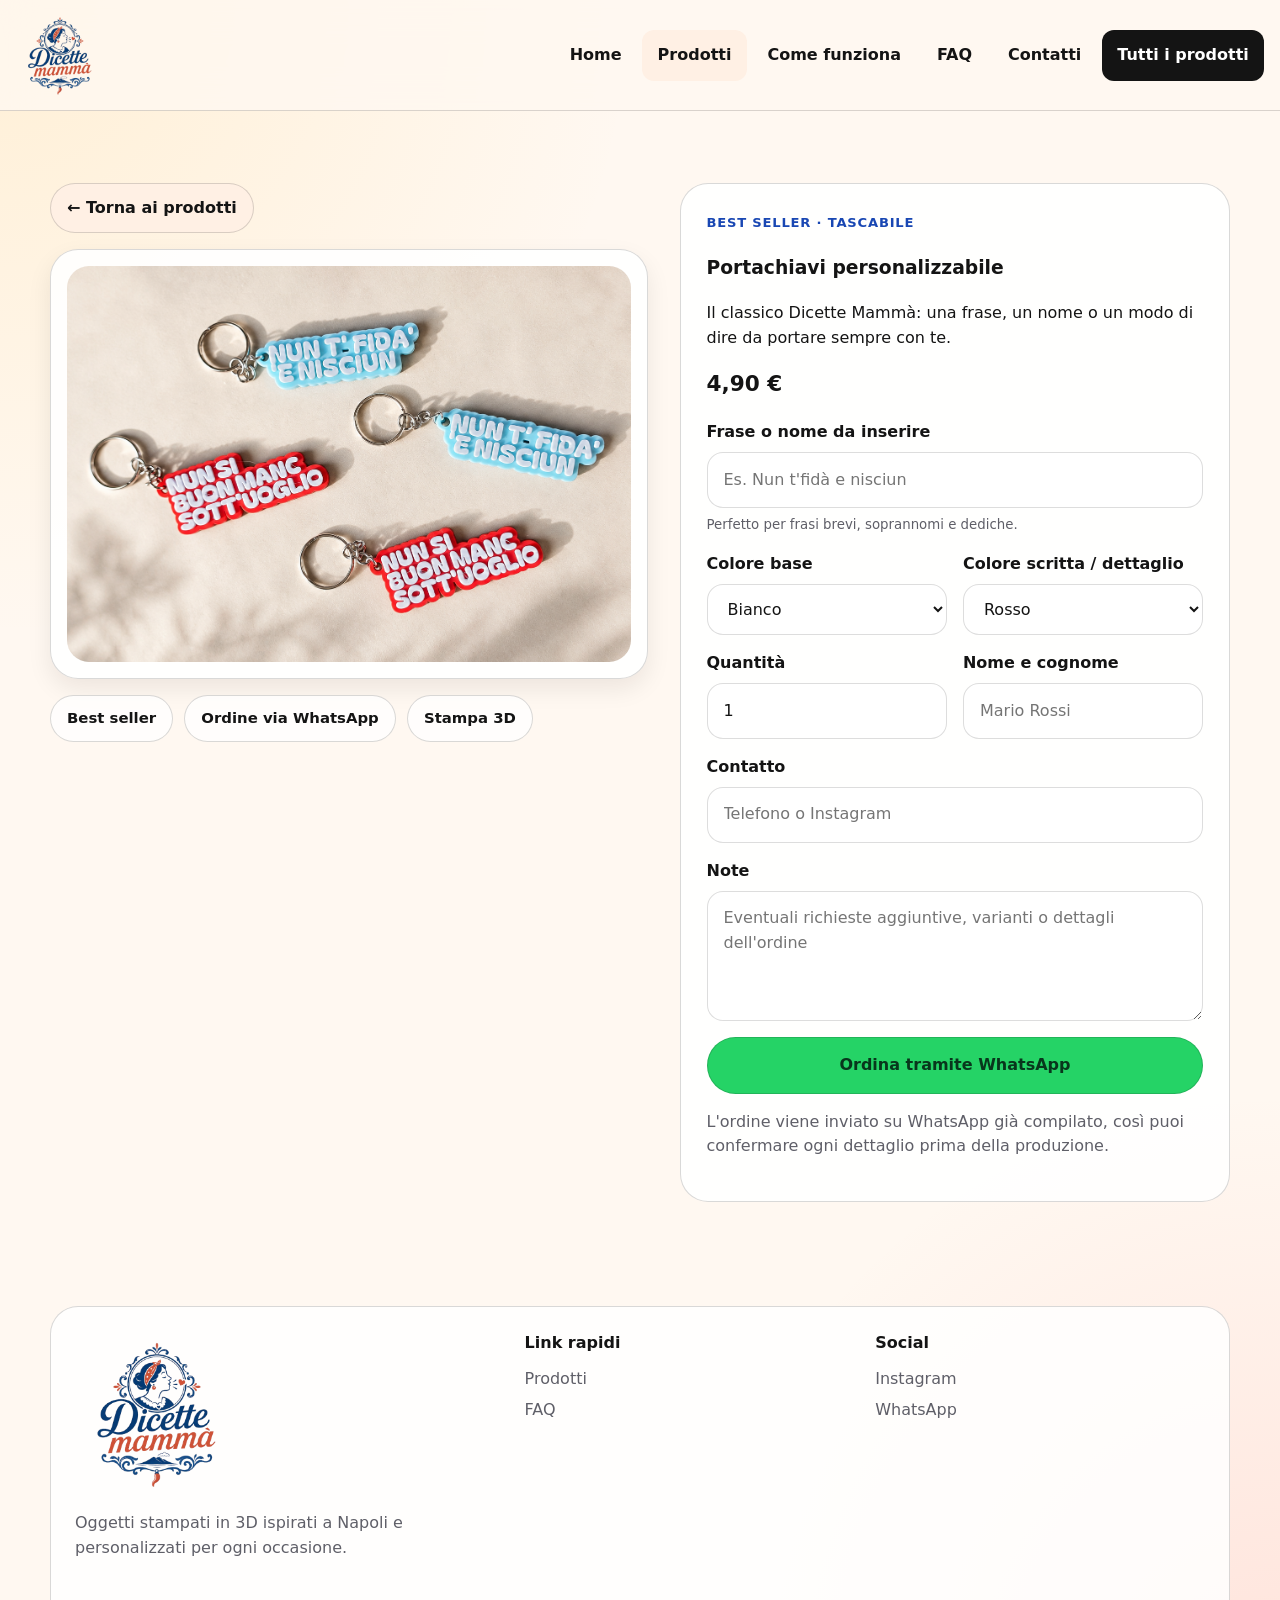
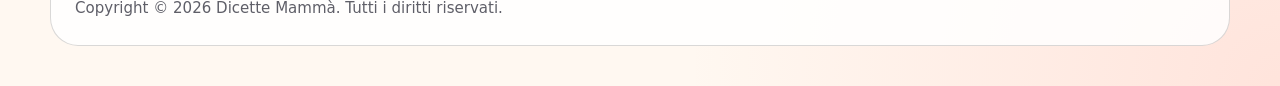
<file: prodotto.html>
<!doctype html>
<html lang="it">
  <head>
    <meta charset="utf-8">
    <meta name="viewport" content="width=device-width, initial-scale=1">
    <meta name="description" content="Pagina prodotto Dicette Mammà con personalizzazione e ordine via WhatsApp.">
    <title>Prodotto | Dicette Mammà</title>
    <script async src="https://www.googletagmanager.com/gtag/js?id=G-XV1SM1ZGT9"></script>
    <script>
      window.dataLayer = window.dataLayer || [];
      function gtag(){dataLayer.push(arguments);} 
      gtag('js', new Date());
      gtag('config', 'G-XV1SM1ZGT9');
    </script>
    <link rel="stylesheet" href="style.css">
    <script src="script.js" defer></script>
  </head>
  <body>
    <header class="site-header">
      <a class="brand" href="index.html" aria-label="Dicette Mammà home">
        <img class="site-logo header-logo" src="logo-dicette-mamma.png" alt="Dicette Mammà">
      </a>
      <button class="nav-toggle" type="button" aria-controls="site-menu" aria-expanded="false">
        <span class="sr-only">Apri menu</span>
        <span></span><span></span><span></span>
      </button>
      <nav class="nav-menu" id="site-menu" aria-label="Menu principale">
        <a href="index.html">Home</a>
        <a class="is-active" href="portachiavi.html">Prodotti</a>
        <a href="index.html#come-funziona">Come funziona</a>
        <a href="index.html#faq">FAQ</a>
        <a href="index.html#contatti">Contatti</a>
        <a class="nav-cta" href="portachiavi.html">Tutti i prodotti</a>
      </nav>
    </header>

    <main class="product-detail-main" data-product-page>
      <section class="section product-detail reveal">
        <div class="product-detail-media">
          <a class="mini-link back-link" href="portachiavi.html">← Torna ai prodotti</a>
          <div class="product-detail-visual soft-shadow">
            <img id="productPreviewImage" class="product-detail-photo" src="" alt="">
          </div>
          <div class="product-highlights">
            <span id="productBadge" class="inline-chip">Personalizzabile</span>
            <span class="inline-chip">Ordine via WhatsApp</span>
            <span class="inline-chip">Stampa 3D</span>
          </div>
        </div>

        <article class="product-order-card">
          <span class="eyebrow" id="productCategory">Prodotto Dicette Mammà</span>
          <h1 id="productTitle">Prodotto Dicette Mammà</h1>
          <p id="productDescription">Descrizione prodotto.</p>
          <strong class="product-detail-price" id="productPrice">0,00 €</strong>

          <form class="product-order-form" id="productOrderForm">
            <input type="hidden" id="productType" name="productType" value="">

            <div class="field field-wide">
              <label for="detailCustomText" id="customTextLabel">Testo da inserire</label>
              <input id="detailCustomText" name="detailCustomText" type="text" placeholder="Scrivi il nome o la frase" required>
              <small id="customTextHelp">Ti aiuteremo ad adattare il testo allo spazio disponibile.</small>
            </div>

            <div class="field">
              <label for="detailBaseColor">Colore base</label>
              <select id="detailBaseColor" name="detailBaseColor">
                <option value="Bianco">Bianco</option>
                <option value="Rosso">Rosso</option>
                <option value="Azzurro">Azzurro</option>
                <option value="Nero">Nero</option>
              </select>
            </div>

            <div class="field">
              <label for="detailTextColor">Colore scritta / dettaglio</label>
              <select id="detailTextColor" name="detailTextColor">
                <option value="Rosso">Rosso</option>
                <option value="Bianco">Bianco</option>
                <option value="Azzurro">Azzurro</option>
                <option value="Nero">Nero</option>
              </select>
            </div>

            <div class="field">
              <label for="detailQuantity">Quantità</label>
              <input id="detailQuantity" name="detailQuantity" type="number" min="1" value="1" required>
            </div>

            <div class="field">
              <label for="detailCustomerName">Nome e cognome</label>
              <input id="detailCustomerName" name="detailCustomerName" type="text" placeholder="Mario Rossi" required>
            </div>

            <div class="field field-wide">
              <label for="detailContact">Contatto</label>
              <input id="detailContact" name="detailContact" type="text" placeholder="Telefono o Instagram" required>
            </div>

            <div class="field field-wide">
              <label for="detailNotes">Note</label>
              <textarea id="detailNotes" name="detailNotes" rows="4" placeholder="Eventuali richieste aggiuntive, varianti o dettagli dell'ordine"></textarea>
            </div>

            <button class="button button-whatsapp product-whatsapp-button field-wide" type="submit">Ordina tramite WhatsApp</button>
          </form>

          <p class="product-detail-note" id="productNote">L'ordine viene inviato su WhatsApp già compilato, così puoi confermare ogni dettaglio prima della produzione.</p>
        </article>
      </section>
    </main>

    <footer class="site-footer">
      <div>
        <a class="footer-brand" href="index.html" aria-label="Vai alla Home di Dicette Mammà">
          <img class="site-logo footer-logo" src="logo-dicette-mamma.png" alt="Dicette Mammà">
        </a>
        <p class="footer-copy">Oggetti stampati in 3D ispirati a Napoli e personalizzati per ogni occasione.</p>
      </div>
      <div>
        <h2>Link rapidi</h2>
        <a href="portachiavi.html">Prodotti</a>
        <a href="index.html#faq">FAQ</a>
      </div>
      <div>
        <h2>Social</h2>
        <a href="https://www.instagram.com/dicettemamma" target="_blank" rel="noopener">Instagram</a>
        <a href="https://wa.me/393793417872" target="_blank" rel="noopener">WhatsApp</a>
      </div>
      <p class="footer-note">Copyright &copy; 2026 Dicette Mammà. Tutti i diritti riservati.</p>
    </footer>
  </body>
</html>
</file>
<file: style.css>
:root {
  --bg: #fff8f1;
  --surface: #ffffff;
  --surface-2: #fff0e4;
  --ink: #141414;
  --muted: #5f5f68;
  --line: rgba(20, 20, 20, 0.12);
  --coral: #ff7a6c;
  --coral-deep: #ff6856;
  --sun: #ffc857;
  --blue: #1947b3;
  --mint: #5fe1b6;
  --green: #49d49d;
  --white: #ffffff;
  --shadow: 0 18px 48px rgba(24, 18, 18, 0.12);
  --shadow-soft: 0 10px 24px rgba(24, 18, 18, 0.08);
  --radius: 28px;
  --radius-md: 20px;
  --radius-sm: 14px;
  --header-height: 84px;
  --container: 1180px;
  --border: 1.5px solid rgba(20, 20, 20, 0.16);
}

* { box-sizing: border-box; }
html { scroll-behavior: smooth; }
body {
  margin: 0;
  background:
    radial-gradient(circle at top left, rgba(255, 200, 87, 0.18), transparent 30%),
    radial-gradient(circle at bottom right, rgba(255, 122, 108, 0.16), transparent 28%),
    var(--bg);
  color: var(--ink);
  font-family: Inter, ui-sans-serif, system-ui, -apple-system, BlinkMacSystemFont, "Segoe UI", sans-serif;
  line-height: 1.55;
}
body.nav-open { overflow: hidden; }
img { display: block; max-width: 100%; }
a { color: inherit; text-decoration: none; }
button, input, select, textarea { font: inherit; }
::selection { background: var(--sun); color: var(--ink); }
.sr-only {
  position: absolute; width: 1px; height: 1px; padding: 0; margin: -1px;
  overflow: hidden; clip: rect(0, 0, 0, 0); white-space: nowrap; border: 0;
}

.site-header {
  position: sticky; top: 0; z-index: 40;
  display: flex; align-items: center; justify-content: space-between; gap: 1rem;
  min-height: var(--header-height);
  padding: 0.7rem 1rem;
  background: rgba(255, 248, 241, 0.82);
  border-bottom: var(--border);
  backdrop-filter: blur(18px);
}
.brand, .footer-brand { display: inline-flex; align-items: center; }
.header-logo { width: 88px; }
.footer-logo { width: 164px; }
.site-logo { height: auto; object-fit: contain; }

.nav-toggle {
  display: inline-grid; place-items: center; gap: 4px;
  width: 46px; height: 46px; border-radius: 14px; border: var(--border);
  background: var(--white); cursor: pointer;
}
.nav-toggle span:not(.sr-only) {
  width: 20px; height: 3px; background: var(--ink); border-radius: 999px;
  transition: transform 180ms ease, opacity 180ms ease;
}
.nav-toggle[aria-expanded="true"] span:nth-child(2) { transform: translateY(7px) rotate(45deg); }
.nav-toggle[aria-expanded="true"] span:nth-child(3) { opacity: 0; }
.nav-toggle[aria-expanded="true"] span:nth-child(4) { transform: translateY(-7px) rotate(-45deg); }

.nav-menu {
  position: fixed; inset: var(--header-height) 1rem auto 1rem;
  display: grid; gap: 0.5rem; padding: 1rem;
  background: rgba(255, 255, 255, 0.96);
  border: var(--border); border-radius: 18px; box-shadow: var(--shadow);
  opacity: 0; transform: translateY(-12px); pointer-events: none;
  transition: opacity 180ms ease, transform 180ms ease;
}
.nav-menu.is-open { opacity: 1; transform: translateY(0); pointer-events: auto; }
.nav-menu a {
  padding: 0.85rem 1rem; border-radius: 12px; font-weight: 700;
}
.nav-menu a:hover, .nav-menu a:focus-visible, .nav-menu a.is-active {
  background: var(--surface-2); outline: none;
}
.nav-menu .nav-cta {
  background: var(--ink); color: var(--white);
}
.nav-menu .nav-cta:hover, .nav-menu .nav-cta:focus-visible {
  background: var(--blue); color: var(--white);
}

.section {
  width: min(100% - 2rem, var(--container));
  margin: 0 auto;
  padding: 4.5rem 0;
}
.page-hero .section { padding: 3.5rem 0 1rem; }
.hero {
  position: relative;
  overflow: hidden;
  background: linear-gradient(135deg, rgba(255, 122, 108, 0.95), rgba(255, 200, 87, 0.95));
  border-bottom: var(--border);
}
.hero::after {
  content: ""; position: absolute; inset: auto -10% -20% auto;
  width: 380px; height: 380px; border-radius: 50%;
  background: rgba(255,255,255,0.12); filter: blur(8px);
}
.hero-grid {
  display: grid; gap: 2rem; align-items: center;
  min-height: calc(100vh - var(--header-height));
}
.hero-copy { color: #111; }
.hero-copy h1 {
  margin: 0.4rem 0 1rem;
  font-size: clamp(2.4rem, 5vw, 4.9rem);
  line-height: 0.97;
  max-width: 12ch;
}
.hero-lead {
  max-width: 62ch; margin: 0 0 1.5rem;
  font-size: 1.06rem;
}
.eyebrow {
  display: inline-flex; align-items: center; gap: 0.4rem;
  font-size: 0.82rem; font-weight: 800; letter-spacing: 0.06em; text-transform: uppercase;
  color: var(--blue);
}
.eyebrow-inline { margin-bottom: 0.25rem; }
.hero-actions, .contact-actions { display: flex; flex-wrap: wrap; gap: 0.9rem; }
.hero-badges {
  display: flex; flex-wrap: wrap; gap: 0.7rem; margin-top: 1.35rem;
}
.hero-badges span, .inline-chip {
  display: inline-flex; align-items: center; justify-content: center;
  padding: 0.7rem 1rem; border-radius: 999px; border: var(--border);
  background: rgba(255,255,255,0.75); font-weight: 700; font-size: 0.93rem;
}

.hero-visual {
  display: grid; grid-template-columns: 1.2fr 1fr; gap: 1rem;
}
.hero-card {
  background: rgba(255,255,255,0.78); border: var(--border); border-radius: var(--radius);
}
.hero-card-main { position: relative; padding: 1rem; grid-row: span 2; min-height: 430px; }
.hero-card-small {
  display: grid; grid-template-columns: 92px 1fr; gap: 1rem;
  align-items: center; padding: 1rem 1.05rem;
}
.hero-showcase, .hero-thumb {
  width: 100%; height: 100%; object-fit: cover; border-radius: 22px;
}
.hero-showcase { min-height: 100%; background: #fff; }
.hero-thumb { width: 92px; height: 92px; border-radius: 18px; }
.card-tag {
  position: absolute; top: 16px; right: 16px; padding: 0.55rem 0.9rem;
  border-radius: 999px; border: var(--border); font-size: 0.82rem; font-weight: 800;
  background: #fff;
}
.card-tag.green { background: var(--green); }

.soft-shadow { box-shadow: var(--shadow-soft); }
.button {
  display: inline-flex; align-items: center; justify-content: center;
  padding: 0.95rem 1.25rem; border-radius: 999px; border: var(--border); font-weight: 800;
  transition: transform 160ms ease, box-shadow 160ms ease, background 160ms ease;
}
.button:hover, .button:focus-visible { transform: translateY(-1px); box-shadow: var(--shadow-soft); outline: none; }
.button-primary { background: var(--ink); color: var(--white); }
.button-secondary { background: rgba(255,255,255,0.82); }
.button-whatsapp { background: #25D366; color: #08361c; }

.section-heading { margin-bottom: 1.5rem; }
.section-heading h2, .page-hero h1, .intro-strip h2, .story-card h2, .contact-strip h2 {
  margin: 0.35rem 0 0; font-size: clamp(1.9rem, 4vw, 3rem); line-height: 1.05;
}
.section-heading.split, .intro-strip, .contact-strip {
  display: grid; gap: 1.2rem; align-items: end;
}
.intro-strip, .story-card, .contact-strip {
  background: rgba(255,255,255,0.76);
  border: var(--border); border-radius: var(--radius); padding: 1.6rem;
}
.story-card { max-width: 920px; }
.catalog-note, .footer-copy, .product-info p, .product-detail-note, #customTextHelp { color: var(--muted); }

.featured-grid, .product-grid {
  display: grid; gap: 1.25rem;
}
.product-card {
  overflow: hidden; background: rgba(255,255,255,0.86);
  border: var(--border); border-radius: var(--radius-md);
}
.product-media { position: relative; aspect-ratio: 4 / 3; background: #fff3ec; }
.product-photo {
  width: 100%; height: 100%; object-fit: cover;
}
.product-badge {
  position: absolute; top: 12px; left: 12px;
  padding: 0.5rem 0.8rem; border-radius: 999px; border: var(--border);
  background: rgba(255,255,255,0.92); font-size: 0.8rem; font-weight: 800;
}
.product-info { padding: 1.15rem; }
.product-info h3 { margin: 0.25rem 0 0.45rem; font-size: 1.25rem; }
.product-bottom {
  margin-top: 1rem; display: flex; align-items: center; justify-content: space-between; gap: 1rem;
}
.product-bottom strong, .product-detail-price { font-size: 1.35rem; }
.mini-link {
  display: inline-flex; align-items: center; justify-content: center; padding: 0.7rem 1rem;
  border-radius: 999px; background: var(--surface-2); border: var(--border); font-weight: 800;
}

.step-grid {
  display: grid; gap: 1rem;
}
.step-card {
  padding: 1.4rem; background: rgba(255,255,255,0.84); border: var(--border); border-radius: var(--radius-md);
}
.step-number {
  display: inline-flex; width: 42px; height: 42px; align-items: center; justify-content: center;
  border-radius: 50%; background: var(--sun); border: var(--border); font-weight: 900;
}

.faq-list { display: grid; gap: 0.85rem; }
.faq-list details {
  background: rgba(255,255,255,0.84); border: var(--border); border-radius: 18px; padding: 1rem 1.1rem;
}
.faq-list summary { cursor: pointer; font-weight: 800; list-style: none; }
.faq-list summary::-webkit-details-marker { display: none; }
.faq-list p { margin: 0.8rem 0 0; color: var(--muted); }

.product-detail {
  display: grid; gap: 1.4rem; align-items: start;
}
.product-detail-visual {
  overflow: hidden; border-radius: var(--radius); border: var(--border); background: rgba(255,255,255,0.9); padding: 1rem;
}
.product-detail-photo {
  width: 100%; max-height: 520px; object-fit: cover; border-radius: 22px;
}
.product-highlights {
  display: flex; flex-wrap: wrap; gap: 0.7rem; margin-top: 1rem;
}
.product-order-card {
  padding: 1.6rem; background: rgba(255,255,255,0.88); border: var(--border); border-radius: var(--radius);
}
.product-order-form {
  margin-top: 1.25rem;
  display: grid; grid-template-columns: repeat(2, minmax(0, 1fr)); gap: 1rem;
}
.field { display: grid; gap: 0.45rem; }
.field-wide { grid-column: 1 / -1; }
label { font-weight: 700; }
input, select, textarea {
  width: 100%; padding: 0.9rem 1rem; border-radius: 16px; border: 1.5px solid rgba(20,20,20,0.14);
  background: rgba(255,255,255,0.9); color: var(--ink);
}
textarea { resize: vertical; min-height: 120px; }
input:focus-visible, select:focus-visible, textarea:focus-visible {
  outline: 3px solid rgba(25, 71, 179, 0.15); border-color: var(--blue);
}
.back-link { margin-bottom: 1rem; }

.site-footer {
  width: min(100% - 2rem, var(--container));
  margin: 2rem auto 2.5rem;
  padding: 1.5rem; display: grid; gap: 1.3rem;
  background: rgba(255,255,255,0.84); border: var(--border); border-radius: var(--radius);
}
.site-footer h2 { margin: 0 0 0.7rem; font-size: 1rem; }
.site-footer a { display: block; margin-bottom: 0.4rem; color: var(--muted); }
.footer-note { margin: 0; color: var(--muted); font-size: 0.94rem; }

.reveal { opacity: 0; transform: translateY(18px); transition: opacity 460ms ease, transform 460ms ease; }
.reveal.is-visible { opacity: 1; transform: translateY(0); }

@media (min-width: 720px) {
  .featured-grid { grid-template-columns: repeat(3, minmax(0, 1fr)); }
  .product-grid { grid-template-columns: repeat(2, minmax(0, 1fr)); }
  .step-grid { grid-template-columns: repeat(3, minmax(0, 1fr)); }
  .site-footer { grid-template-columns: 1.3fr 1fr 1fr; }
  .contact-strip, .intro-strip, .section-heading.split { grid-template-columns: 1.2fr 1fr; }
}

@media (min-width: 980px) {
  .nav-toggle { display: none; }
  .nav-menu {
    position: static; inset: auto; opacity: 1; transform: none; pointer-events: auto;
    display: flex; align-items: center; padding: 0; gap: 0.35rem; background: transparent; border: 0; box-shadow: none;
  }
  .nav-menu a { padding: 0.82rem 0.95rem; }
  .hero-grid { grid-template-columns: 1.1fr 0.95fr; }
  .product-grid.catalog-grid { grid-template-columns: repeat(3, minmax(0, 1fr)); }
  .product-detail { grid-template-columns: 1fr 0.92fr; gap: 2rem; }
}

@media (max-width: 719px) {
  .hero-card-small { grid-template-columns: 72px 1fr; }
  .hero-thumb { width: 72px; height: 72px; }
  .product-order-form { grid-template-columns: 1fr; }
  .hero-copy h1 { max-width: 11ch; }
}
</file>
